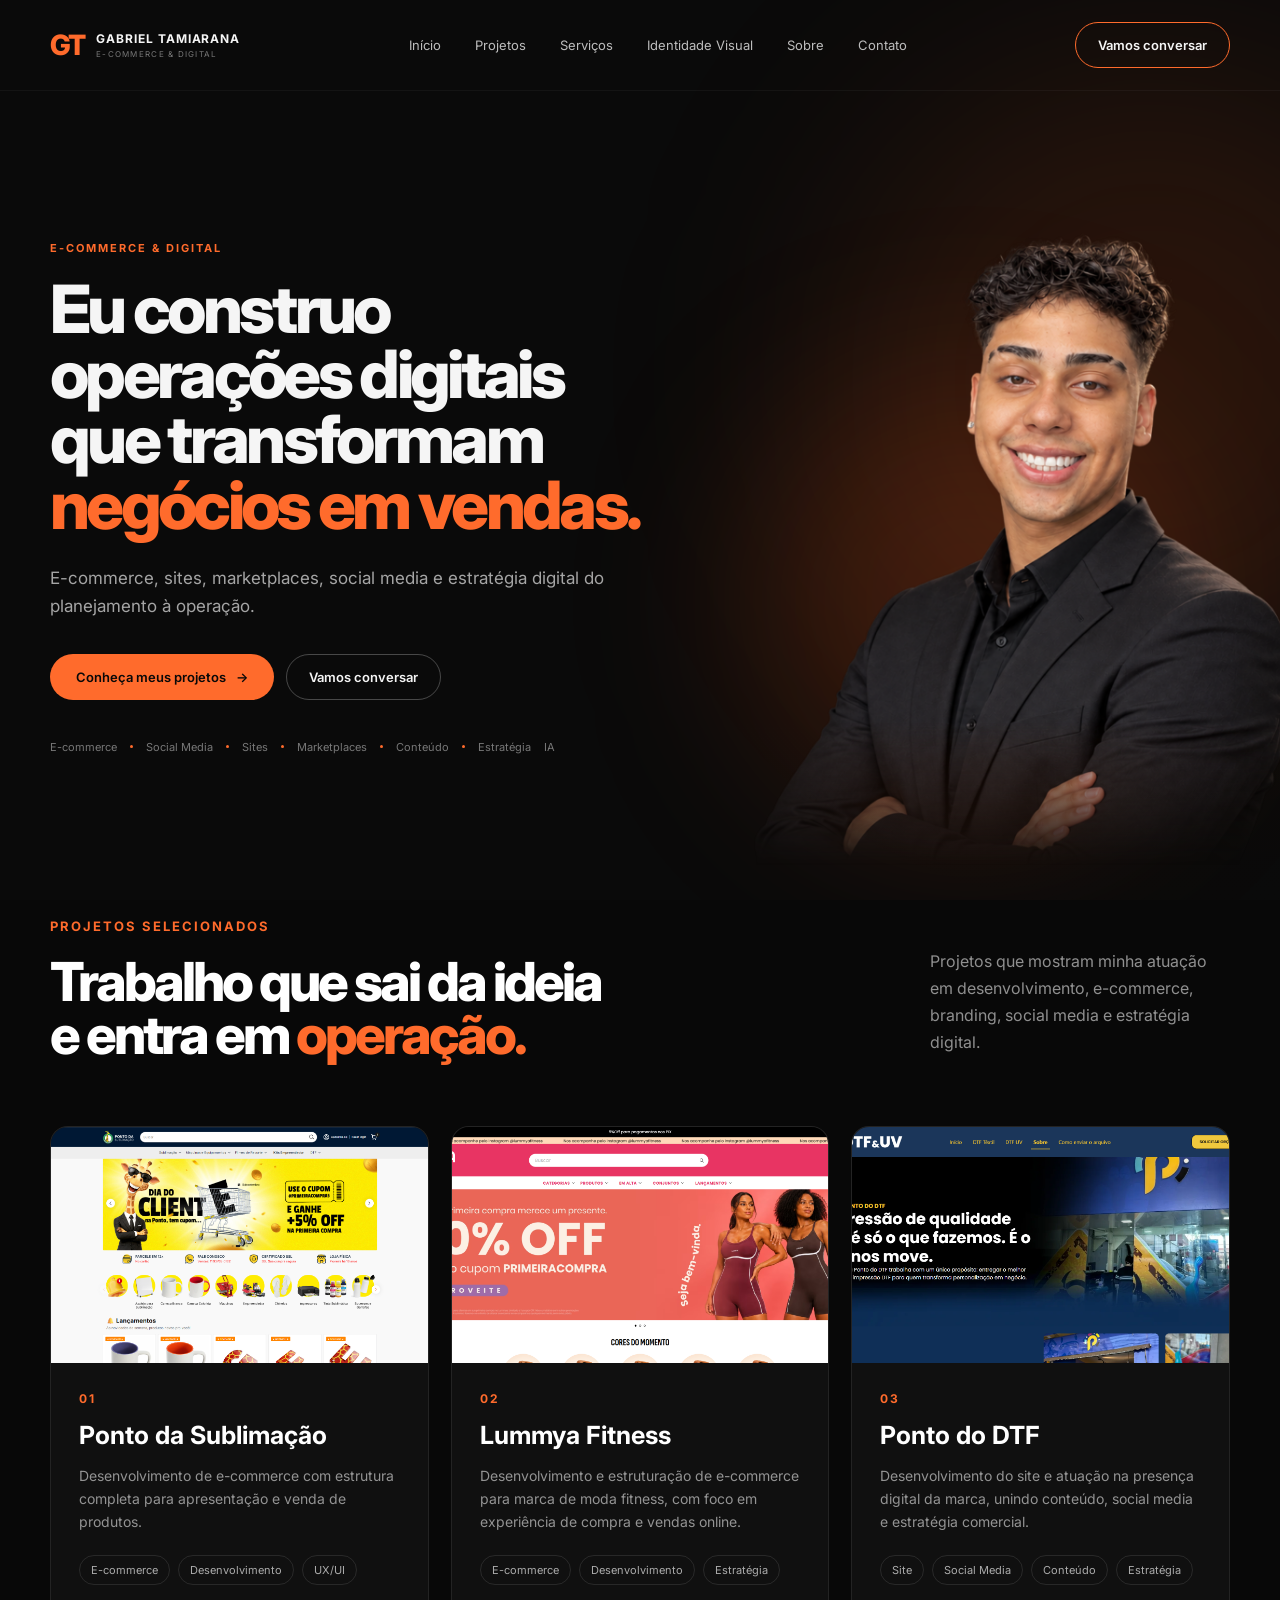
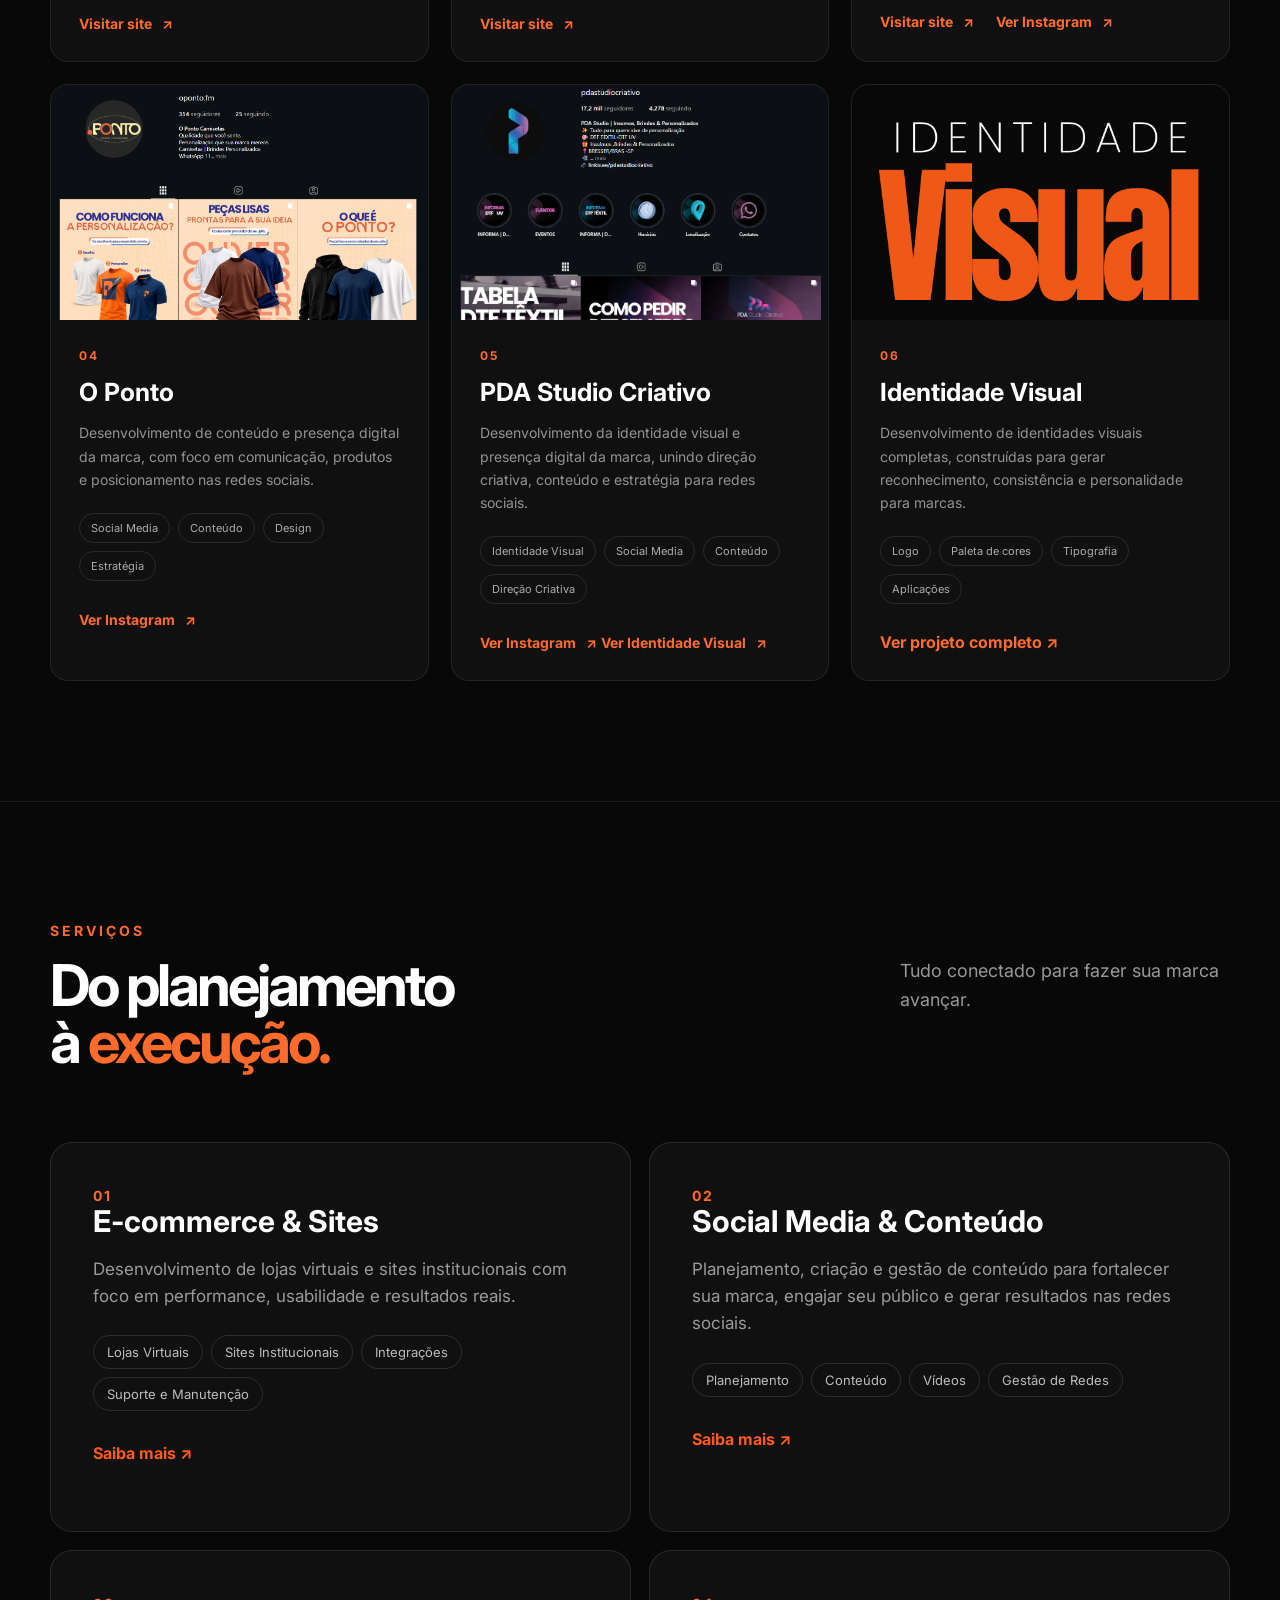
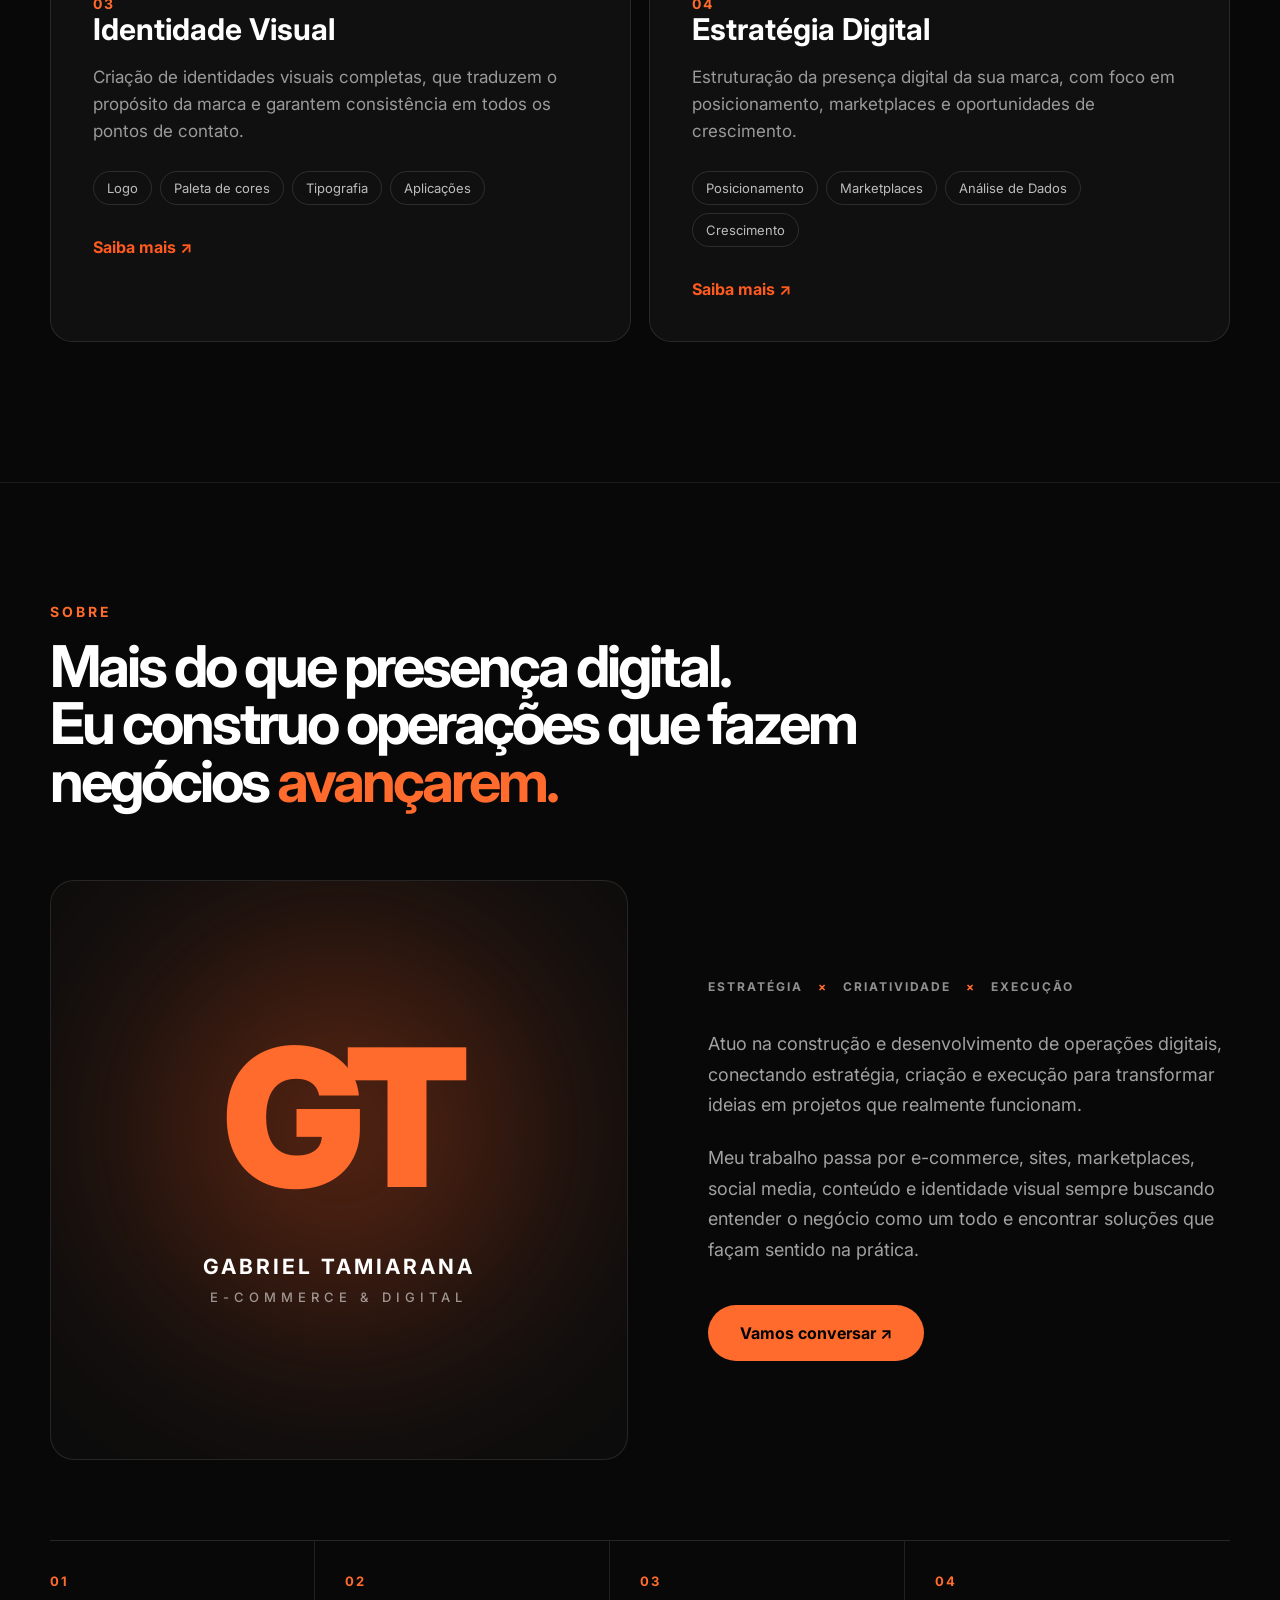
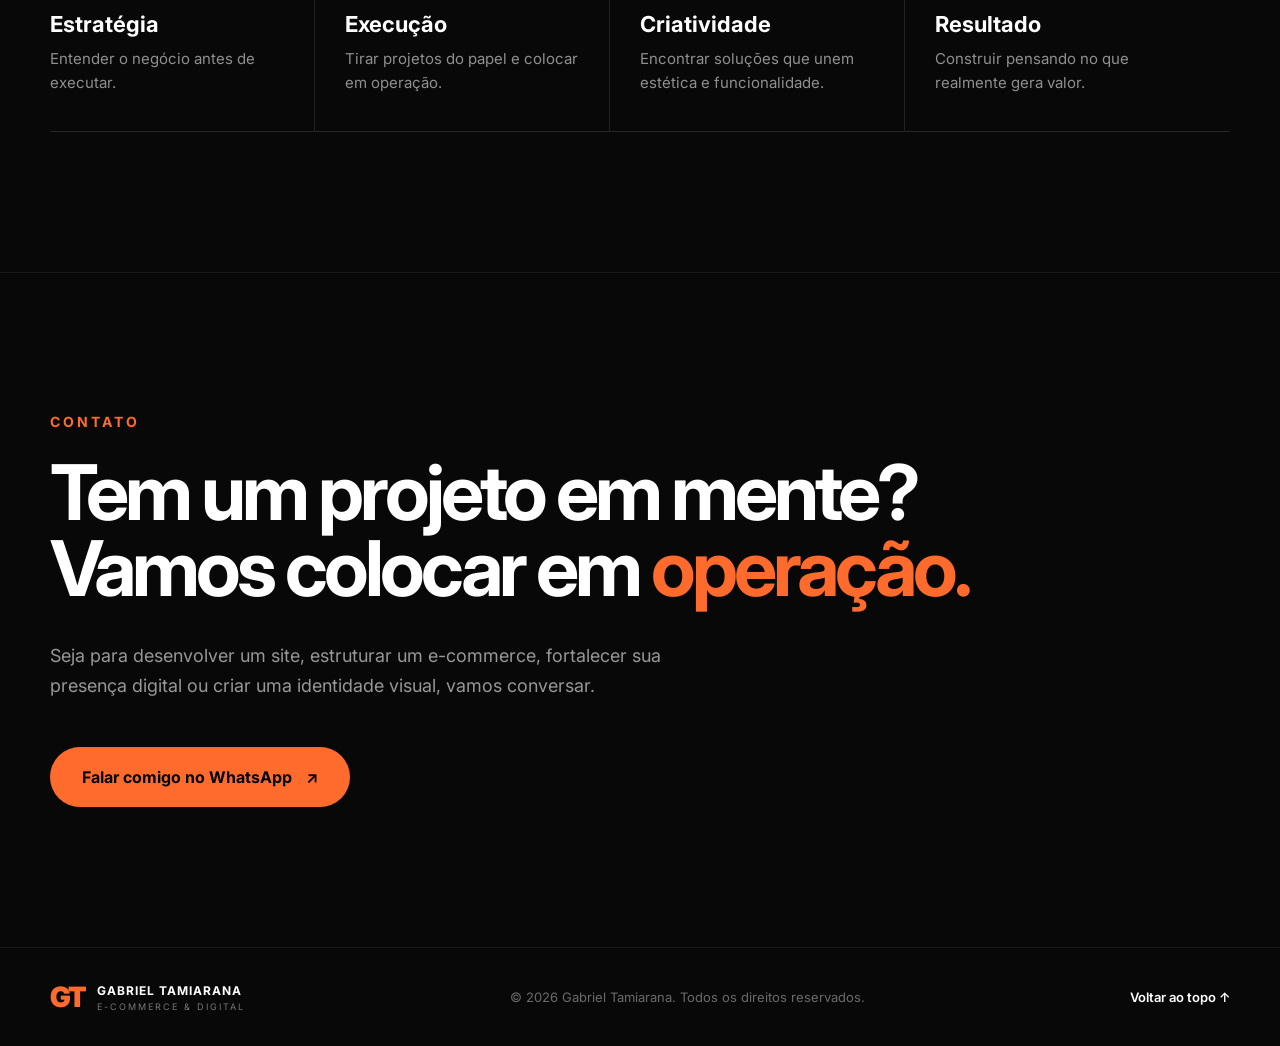
<file: index.html>
<!DOCTYPE html>
<html lang="pt-BR">
<head>
    <meta charset="UTF-8">
    <meta name="viewport" content="width=device-width, initial-scale=1.0">

    <title>Gabriel Tamiarana | E-commerce & Digital</title>

    <meta
        name="description"
        content="E-commerce, sites, marketplaces, social media e estratégia digital — do planejamento à operação."
    >

    <link rel="stylesheet" href="style.css">
</head>

<body>

    <!-- HEADER -->
    <header class="header">
        <div class="container nav">

            <a href="#" class="logo">
                <span class="logo-mark">GT</span>

                <span class="logo-text">
                    <strong>GABRIEL TAMIARANA</strong>
                    <small>E-COMMERCE & DIGITAL</small>
                </span>
            </a>

           <nav class="menu"> 
    <a href="index.html#inicio">Início</a> 
    <a href="index.html#projetos">Projetos</a> 
    <a href="index.html#servicos">Serviços</a>

    <a href="pda-identidade.html" class="menu-identidade">Identidade Visual</a>

    <a href="index.html#sobre">Sobre</a> 
    <a href="index.html#contato">Contato</a> 
</nav>

            <a href="#contato" class="btn btn-outline">
                Vamos conversar
            </a>
            <button class="menu-toggle" aria-label="Abrir menu">
    <span></span>
    <span></span>
    <span></span>
</button>

        </div>
    </header>


    <!-- HERO -->
    <main>

        <section class="hero" id="inicio">

            <div class="hero-glow"></div>

            <div class="container hero-grid">

                <div class="hero-content">

                    <span class="eyebrow">
                        E-COMMERCE & DIGITAL
                    </span>

                    <h1>
                        Eu construo operações digitais que transformam
                        <span>negócios em vendas.</span>
                    </h1>

                    <p class="hero-description">
                        E-commerce, sites, marketplaces, social media e estratégia digital do planejamento à operação.
                    </p>

                    <!-- Foto exclusiva do mobile -->
<div class="hero-image-mobile">
    <div class="image-glow"></div>

    <div class="photo-placeholder">
        <img src="assets/gabriel sem fundo.png" alt="Gabriel Tamiarana">
    </div>
</div>

                    <div class="hero-actions">

                        <a href="#projetos" class="btn btn-primary">
                            Conheça meus projetos
                            <span>→</span>
                        </a>

                        <a href="#contato" class="btn btn-secondary">
                            Vamos conversar
                        </a>

                    </div>

                    <div class="hero-skills">
                        <span>E-commerce</span>
                        <i></i>
                        <span>Social Media</span>
                        <i></i>
                        <span>Sites</span>
                        <i></i>
                        <span>Marketplaces</span>
                        <i></i>
                        <span>Conteúdo</span>
                        <i></i>
                        <span>Estratégia</span>
                        <span>IA</span>
                    </div>

                </div>


                <div class="hero-image">

                    <div class="image-glow"></div>

                    <!-- Sua foto entrará aqui -->
                    <div class="photo-placeholder">
    <img src="assets/gabriel sem fundo.png" alt="Gabriel Tamiarana">
</div>

                </div>

            </div>

        </section>

<section class="projects" id="projetos">

    <div class="container">

        <div class="projects-header">

            <div class="projects-title">
                <span class="projects-tag">PROJETOS SELECIONADOS</span>

                <h2>
                    Trabalho que sai da ideia<br>
                    e entra em <span>operação.</span>
                </h2>
            </div>

            <div class="projects-intro">
                <p>
                    Projetos que mostram minha atuação em desenvolvimento,
                    e-commerce, branding, social media e estratégia digital.
                </p>
            </div>

        </div>


        <!-- GRADE DE PROJETOS -->
        <div class="projects-grid">


            <!-- PROJETO 01 -->
            <article class="project-card">

                <div class="project-image">
                    <img
                        src="./assets/ponto da sublimação.png"
                        alt="Site Ponto da Sublimação"
                    >
                </div>

                <div class="project-content">

                    <span class="project-number">01</span>

                    <h3>Ponto da Sublimação</h3>

                    <p>
                        Desenvolvimento de e-commerce com estrutura completa
                        para apresentação e venda de produtos.
                    </p>

                    <div class="project-tags">
                        <span>E-commerce</span>
                        <span>Desenvolvimento</span>
                        <span>UX/UI</span>
                    </div>

                    <a
                        href="https://www.pontodasublimacao.com.br/"
                        target="_blank"
                        rel="noopener noreferrer"
                        class="project-link"
                    >
                        Visitar site <span>↗</span>
                    </a>

                </div>

            </article>
            <!-- PROJETO 02 -->
<article class="project-card">

    <div class="project-image">
        <img src="./assets/lummya-site.png.png" alt="Site Lummya Fitness">
    </div>

    <div class="project-content">

        <span class="project-number">02</span>

        <h3>Lummya Fitness</h3>

        <p>
            Desenvolvimento e estruturação de e-commerce para marca de moda fitness,
            com foco em experiência de compra e vendas online.
        </p>

        <div class="project-tags">
            <span>E-commerce</span>
            <span>Desenvolvimento</span>
            <span>Estratégia</span>
        </div>

        <a
            href="https://lummya.com.br/"
            target="_blank"
            rel="noopener noreferrer"
            class="project-link"
        >
            Visitar site <span>↗</span>
        </a>

    </div>

</article>
<!-- PROJETO 03 -->
<article class="project-card">

    <div class="project-image">
        <img src="./assets/pontododtf-site.png" alt="Ponto do DTF">
    </div>

    <div class="project-content">

        <span class="project-number">03</span>

        <h3>Ponto do DTF</h3>

        <p>
            Desenvolvimento do site e atuação na presença digital da marca,
            unindo conteúdo, social media e estratégia comercial.
        </p>

        <div class="project-tags">
            <span>Site</span>
            <span>Social Media</span>
            <span>Conteúdo</span>
            <span>Estratégia</span>
        </div>

        <div class="project-links">

            <a
                href="https://pontododtf.com.br/sobre/"
                target="_blank"
                rel="noopener noreferrer"
                class="project-link"
            >
                Visitar site <span>↗</span>
            </a>

            <a
                href="https://www.instagram.com/pontododtf/"
                target="_blank"
                rel="noopener noreferrer"
                class="project-link"
            >
                Ver Instagram <span>↗</span>
            </a>

        </div>

    </div>

</article>
<!-- PROJETO 04 -->
<article class="project-card">

    <div class="project-image">
        <img src="./assets/oponto-instagram.png" alt="Instagram O Ponto">
    </div>

    <div class="project-content">

        <span class="project-number">04</span>

        <h3>O Ponto</h3>

        <p>
            Desenvolvimento de conteúdo e presença digital da marca,
            com foco em comunicação, produtos e posicionamento nas redes sociais.
        </p>

        <div class="project-tags">
            <span>Social Media</span>
            <span>Conteúdo</span>
            <span>Design</span>
            <span>Estratégia</span>
        </div>

        <a
            href="https://www.instagram.com/oponto.fm/"
            target="_blank"
            rel="noopener noreferrer"
            class="project-link"
        >
            Ver Instagram <span>↗</span>
        </a>

    </div>

</article>
<!-- PROJETO 05 -->
<article class="project-card">

    <div class="project-image">
        <img src="./assets/pda-instagram.png" alt="Instagram PDA Studio Criativo">
    </div>

    <div class="project-content">

        <span class="project-number">05</span>

        <h3>PDA Studio Criativo</h3>

        <p>
            Desenvolvimento da identidade visual e presença digital da marca,
            unindo direção criativa, conteúdo e estratégia para redes sociais.
        </p>

        <div class="project-tags">
            <span>Identidade Visual</span>
            <span>Social Media</span>
            <span>Conteúdo</span>
            <span>Direção Criativa</span>
        </div>

        <a
            href="https://www.instagram.com/pdastudiocriativo/"
            target="_blank"
            rel="noopener noreferrer"
  <div class="project-links">

    <a
        href="https://www.instagram.com/pdastudiocriativo/"
        target="_blank"
        rel="noopener noreferrer"
        class="project-link"
    >
        Ver Instagram <span>↗</span>
    </a>

    <a
        href="pda-identidade.html"
        class="project-link"
    >
        Ver Identidade Visual <span>↗</span>
    </a>

</div>
</article>
<!-- PROJETO 06 -->
<article class="project-card">

    <div class="project-image">
        <img src="./assets/pda-identidade-card.jpg"
             alt="Projeto de Identidade Visual">
    </div>

    <div class="project-content">

        <span class="project-number">06</span>

        <h3>Identidade Visual</h3>

        <p>
            Desenvolvimento de identidades visuais completas,
            construídas para gerar reconhecimento, consistência
            e personalidade para marcas.
        </p>

        <div class="project-tags">
            <span>Logo</span>
            <span>Paleta de cores</span>
            <span>Tipografia</span>
            <span>Aplicações</span>
        </div>

        <div class="project-links">
            <a href="pda-identidade.html">
                Ver projeto completo ↗
            </a>
        </div>

    </div>

</article>
        </div>
        <!-- FIM DA GRADE -->

    </div>

</section>
<!-- =========================================
     SERVIÇOS
========================================= -->

<section class="services" id="servicos">

    <div class="container">

   <div class="services-header">

    <div class="services-title">
        <span class="services-label">SERVIÇOS</span>

        <h2>
            Do planejamento<br>
            à <span>execução.</span>
        </h2>
    </div>

   <p class="services-description">
    Tudo conectado para fazer sua marca avançar.
</p>

</div>


        <div class="services-grid">

            <!-- SERVIÇO 01 -->
            <article class="service-card">

                <div class="service-image">
                    <!-- imagem depois -->
                </div>

                <div class="service-content">
                    <span class="service-number">01</span>

                    <h3>E-commerce & Sites</h3>

                    <p>
                        Desenvolvimento de lojas virtuais e sites institucionais
                        com foco em performance, usabilidade e resultados reais.
                    </p>

                    <div class="service-tags">
                        <span>Lojas Virtuais</span>
                        <span>Sites Institucionais</span>
                        <span>Integrações</span>
                        <span>Suporte e Manutenção</span>
                    </div>

                    <a href="https://wa.me/55SEUNUMERO?text=Olá%20Gabriel!%20Vi%20seu%20portfólio%20e%20gostaria%20de%20saber%20mais%20sobre%20desenvolvimento%20de%20E-commerce%20e%20Sites." class="service-link" target="_blank">Saiba mais ↗</a>
                </div>

            </article>


            <!-- SERVIÇO 02 -->
            <article class="service-card">

                <div class="service-image">
                    <!-- imagem depois -->
                </div>

                <div class="service-content">
                    <span class="service-number">02</span>

                    <h3>Social Media & Conteúdo</h3>

                    <p>
                        Planejamento, criação e gestão de conteúdo para fortalecer
                        sua marca, engajar seu público e gerar resultados nas redes sociais.
                    </p>

                    <div class="service-tags">
                        <span>Planejamento</span>
                        <span>Conteúdo</span>
                        <span>Vídeos</span>
                        <span>Gestão de Redes</span>
                    </div>

                    <a href="https://wa.me/5511988460648?text=Olá%20Gabriel!%20Vi%20seu%20portfólio%20e%20gostaria%20de%20saber%20mais%20sobre%20Social%20Media%20e%20Conteúdo."
    target="_blank" class="service-link">Saiba mais ↗</a>
                </div>

            </article>


            <!-- SERVIÇO 03 -->
            <article class="service-card">

                <div class="service-image">
                    <!-- imagem depois -->
                </div>

                <div class="service-content">
                    <span class="service-number">03</span>

                    <h3>Identidade Visual</h3>

                    <p>
                        Criação de identidades visuais completas, que traduzem
                        o propósito da marca e garantem consistência em todos
                        os pontos de contato.
                    </p>

                    <div class="service-tags">
                        <span>Logo</span>
                        <span>Paleta de cores</span>
                        <span>Tipografia</span>
                        <span>Aplicações</span>
                    </div>

                    <a href="https://wa.me/5511988460648?text=Olá%20Gabriel!%20Vi%20seu%20portfólio%20e%20gostaria%20de%20saber%20mais%20sobre%20criação%20de%20Identidade%20Visual."
    target="_blank" class="service-link">Saiba mais ↗</a>
                </div>

            </article>


            <!-- SERVIÇO 04 -->
            <article class="service-card">

                <div class="service-image">
                    <!-- imagem depois -->
                </div>

                <div class="service-content">
                    <span class="service-number">04</span>

                    <h3>Estratégia Digital</h3>

                    <p>
                        Estruturação da presença digital da sua marca, com foco
                        em posicionamento, marketplaces e oportunidades de crescimento.
                    </p>

                    <div class="service-tags">
                        <span>Posicionamento</span>
                        <span>Marketplaces</span>
                        <span>Análise de Dados</span>
                        <span>Crescimento</span>
                    </div>

                    <a href="https://wa.me/5511988460648?text=Olá%20Gabriel!%20Vi%20seu%20portfólio%20e%20gostaria%20de%20saber%20mais%20sobre%20Estratégia%20Digital."
    target="_blank" class="service-link">Saiba mais ↗</a>
                </div>

            </article>

        </div>

    </div>

</section>
<!-- SOBRE -->
<section class="about" id="sobre">
    <div class="container">

        <div class="about-header">
            <span class="about-label">SOBRE</span>

            <h2>
                Mais do que presença digital.<br>
                Eu construo operações que fazem<br>
                negócios <span>avançarem.</span>
            </h2>
        </div>

        <div class="about-content">

            <!-- FOTO -->
            <div class="about-brand">
    <div class="about-brand-glow"></div>

    <div class="about-brand-content">
        <div class="about-logo">GT</div>

        <div class="about-name">
            GABRIEL TAMIARANA
        </div>

        <div class="about-role">
            E-COMMERCE & DIGITAL
        </div>
    </div>
    </div>
            <!-- TEXTO -->
            <div class="about-info">

                <div class="about-topics">
                    ESTRATÉGIA <span>×</span>
                    CRIATIVIDADE <span>×</span>
                    EXECUÇÃO
                </div>

                <p>
                    Atuo na construção e desenvolvimento de operações digitais,
                    conectando estratégia, criação e execução para transformar
                    ideias em projetos que realmente funcionam.
                </p>

                <p>
                    Meu trabalho passa por e-commerce, sites, marketplaces,
                    social media, conteúdo e identidade visual sempre buscando
                    entender o negócio como um todo e encontrar soluções que
                    façam sentido na prática.
                </p>

                <a 
    href="https://wa.me/5511988460648?text=Olá%20Gabriel!%20Vi%20seu%20portfólio%20e%20gostaria%20de%20conversar%20sobre%20um%20projeto."
    target="_blank"
    rel="noopener noreferrer"
    class="about-link"
>
    Vamos conversar ↗
</a>

            </div>

        </div>

        <div class="about-values">

            <div class="about-value">
                <span>01</span>
                <h3>Estratégia</h3>
                <p>Entender o negócio antes de executar.</p>
            </div>

            <div class="about-value">
                <span>02</span>
                <h3>Execução</h3>
                <p>Tirar projetos do papel e colocar em operação.</p>
            </div>

            <div class="about-value">
                <span>03</span>
                <h3>Criatividade</h3>
                <p>Encontrar soluções que unem estética e funcionalidade.</p>
            </div>

            <div class="about-value">
                <span>04</span>
                <h3>Resultado</h3>
                <p>Construir pensando no que realmente gera valor.</p>
            </div>

        </div>

    </div>
</section>
<!-- CONTATO -->
<section class="contact" id="contato">
    <div class="container">

        <span class="contact-label">CONTATO</span>

        <h2>
            Tem um projeto em mente?<br>
            Vamos colocar em <span>operação.</span>
        </h2>

        <p>
            Seja para desenvolver um site, estruturar um e-commerce,
            fortalecer sua presença digital ou criar uma identidade visual,
            vamos conversar.
        </p>

        <a
            href="https://wa.me/5511988460648?text=Ol%C3%A1%2C%20Gabriel%21%20Vi%20seu%20portf%C3%B3lio%20e%20gostaria%20de%20conversar%20sobre%20um%20projeto."
            target="_blank"
            rel="noopener noreferrer"
            class="contact-button"
        >
            Falar comigo no WhatsApp <span>↗</span>
        </a>

    </div>
</section>

    </main>


    <script src="script.js"></script>

</body>
</html>
<!-- FOOTER -->
<footer class="footer">
    <div class="container footer-content">

        <div class="footer-brand">
            <span class="footer-logo">GT</span>

            <div>
                <strong>GABRIEL TAMIARANA</strong>
                <small>E-COMMERCE & DIGITAL</small>
            </div>
        </div>

        <p class="footer-copy">
            © 2026 Gabriel Tamiarana. Todos os direitos reservados.
        </p>

        <a href="#inicio" class="footer-top">
            Voltar ao topo ↑
        </a>

    </div>
</footer>
</file>
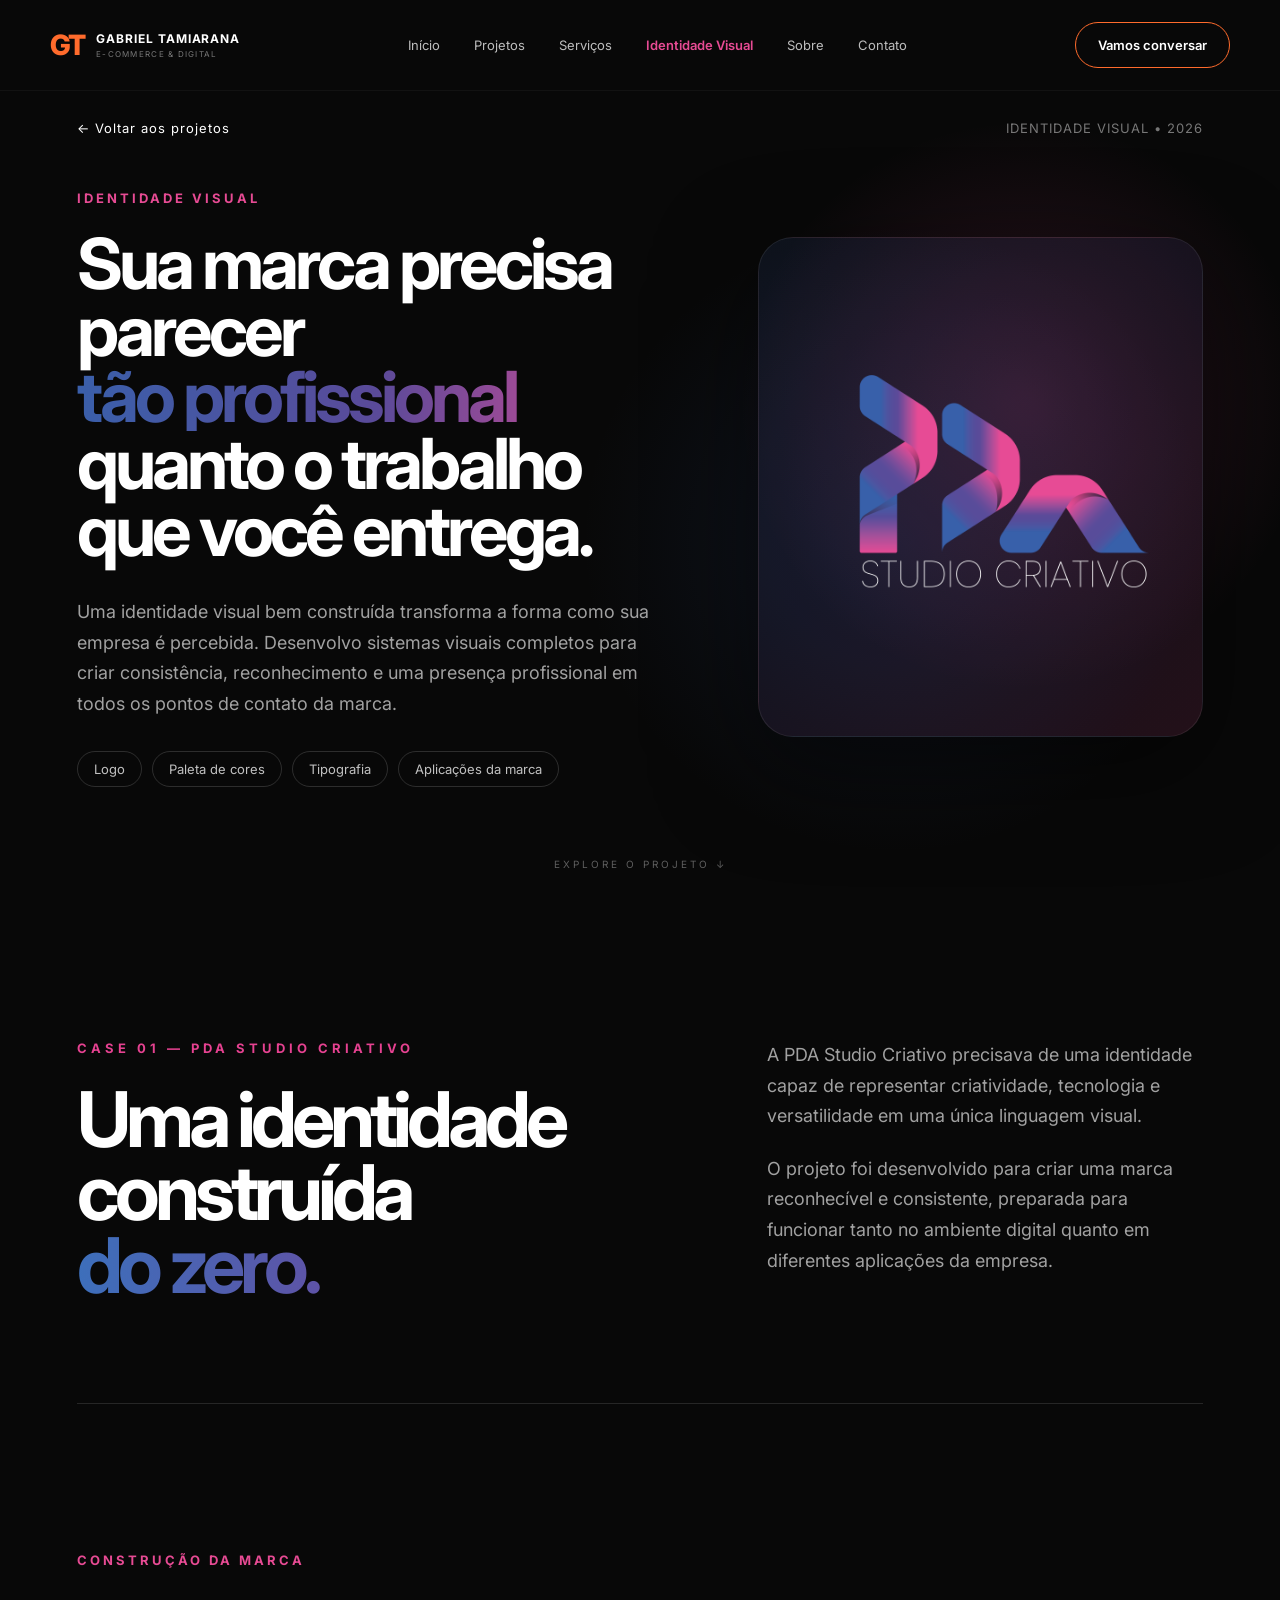
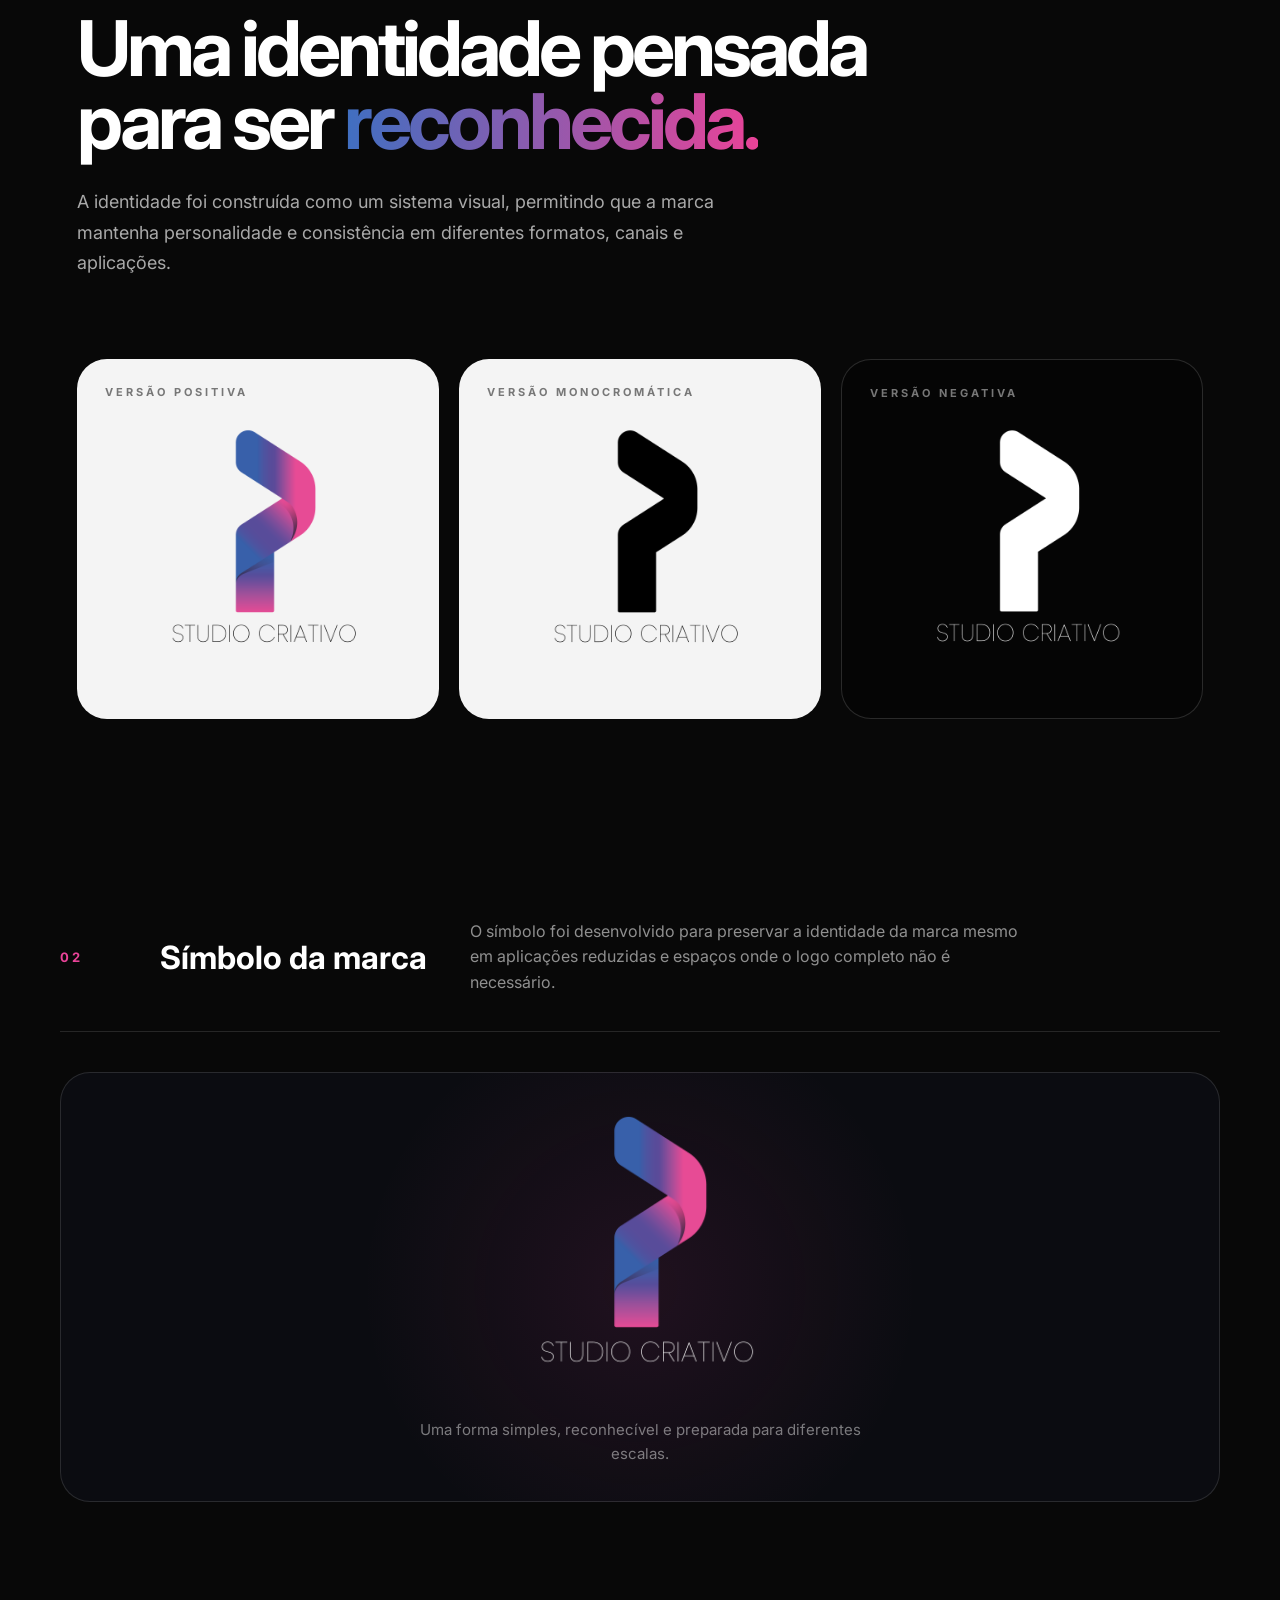
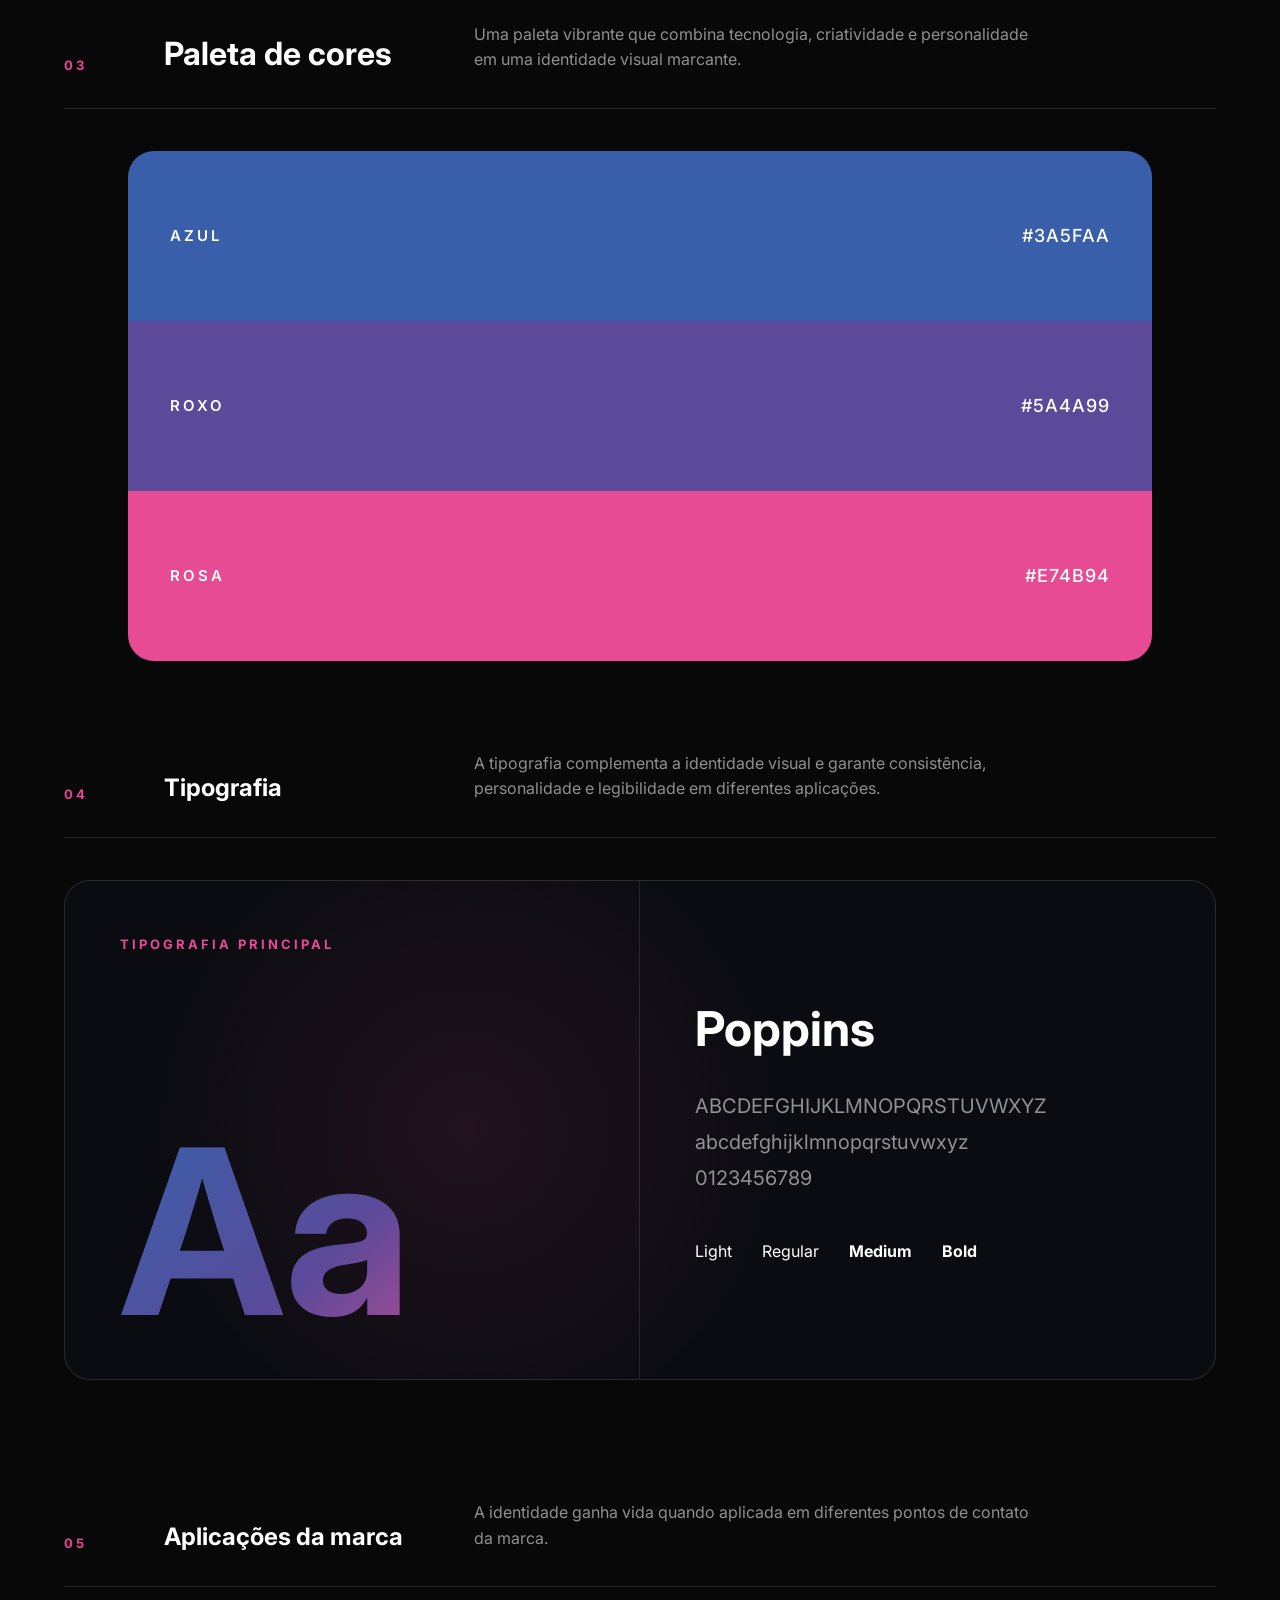
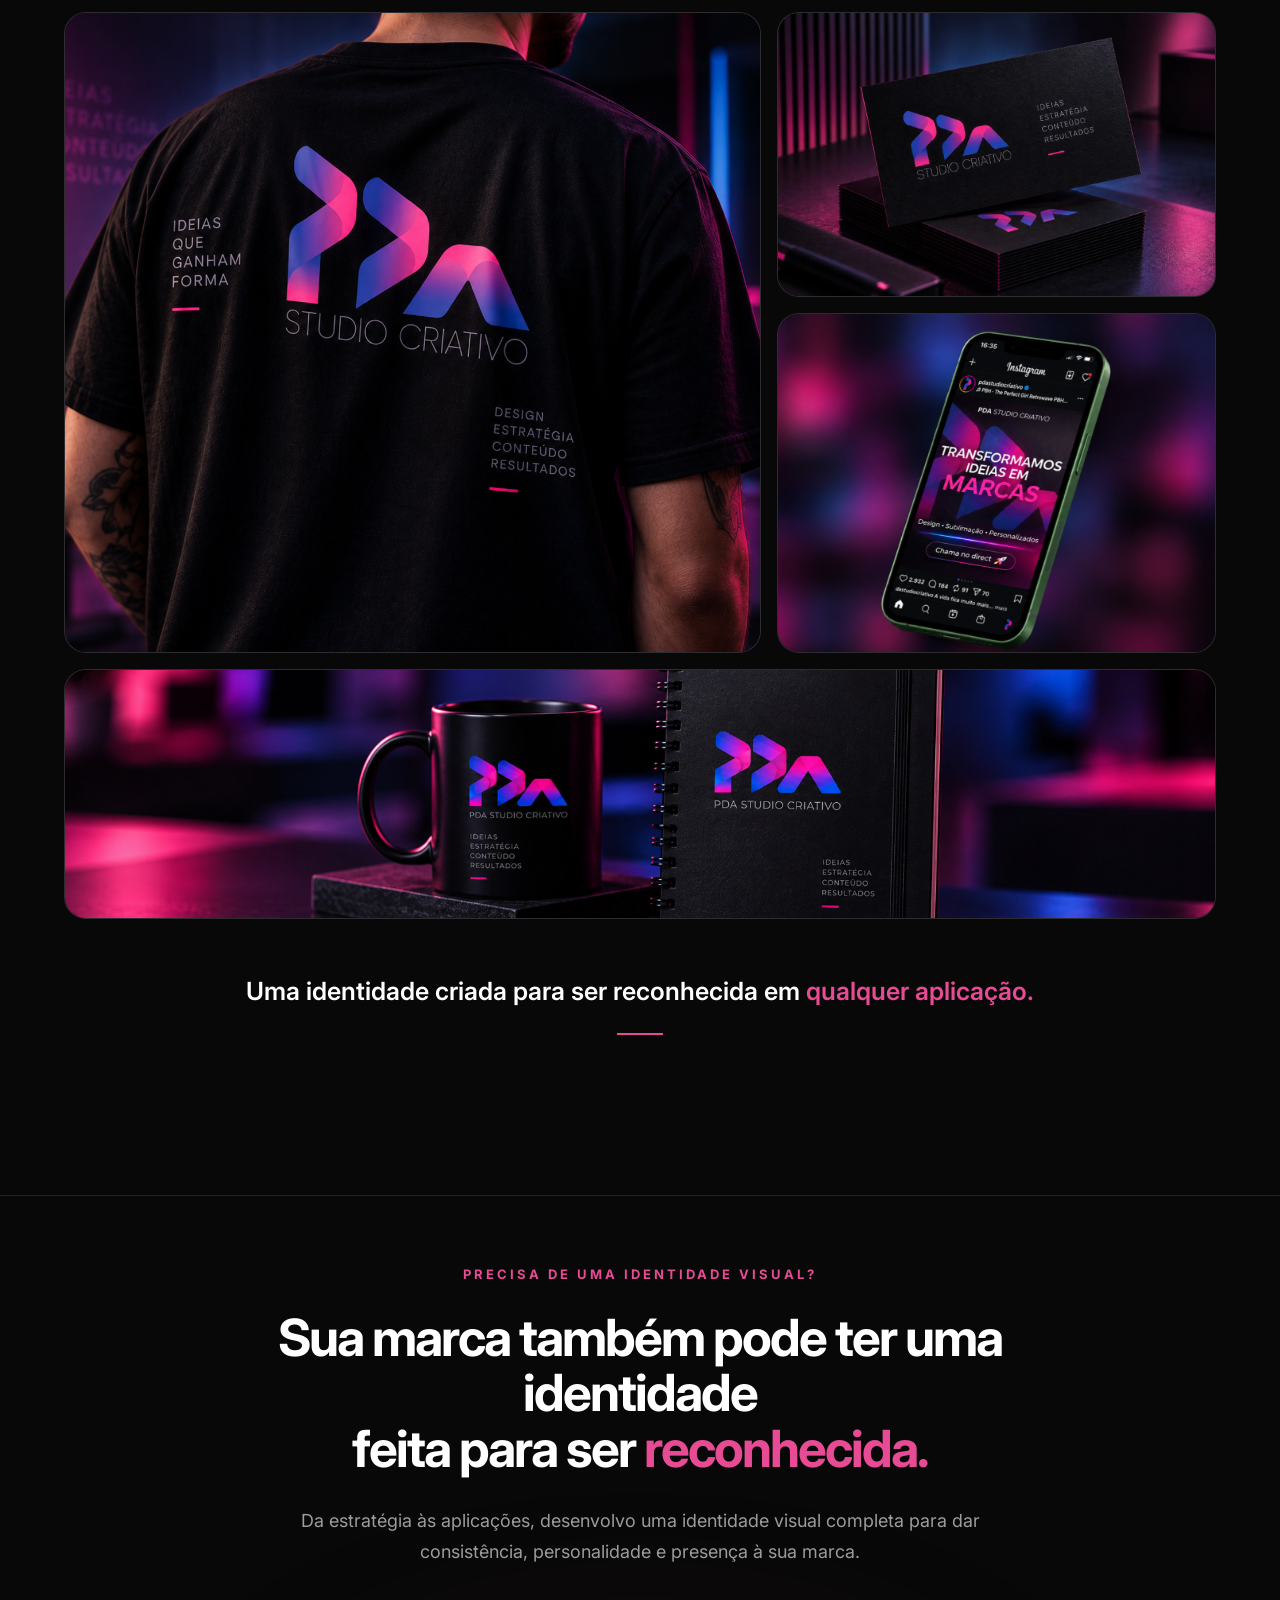
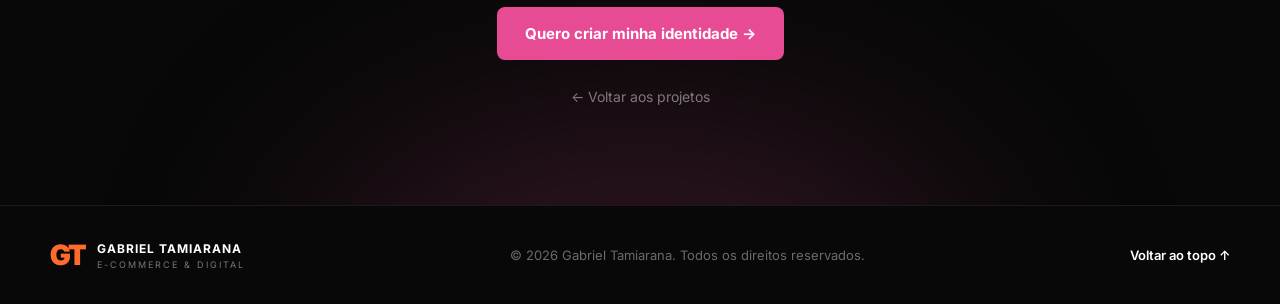
<file: pda-identidade.html>
<!DOCTYPE html>
<html lang="pt-BR">

<head>
    <meta charset="UTF-8">
    <meta name="viewport" content="width=device-width, initial-scale=1.0">

    <title>PDA Studio Criativo | Gabriel Tamiarana</title>

    <link rel="stylesheet" href="style.css">
</head>

<body class="case-pda">

<!-- HEADER --> 
    <header class="header"> 
        <div class="container nav"> 
 
            <a href="index.html" class="logo"> 
                <span class="logo-mark">GT</span> 
 
                <span class="logo-text"> 
                    <strong>GABRIEL TAMIARANA</strong> 
                    <small>E-COMMERCE & DIGITAL</small> 
                </span> 
            </a> 
 
            <nav class="menu"> 
    <a href="index.html#inicio">Início</a> 
    <a href="index.html#projetos">Projetos</a> 
    <a href="index.html#servicos">Serviços</a>

    <a href="#" class="menu-identidade">Identidade Visual</a>

    <a href="index.html#sobre">Sobre</a> 
    <a href="index.html#contato">Contato</a> 
</nav>
 
            <a href="index.html#contato" class="btn btn-outline"> 
                Vamos conversar 
            </a> 
 
        </div> 
    </header>

    <main>

        <section class="pda-hero">

            <div class="pda-case-nav">
                <a href="index.html#projetos">← Voltar aos projetos</a>

                <span>IDENTIDADE VISUAL • 2026</span>
            </div>

            <div class="pda-hero-content">

              <div class="pda-hero-text">

    <span class="pda-eyebrow">IDENTIDADE VISUAL</span>

    <h1>
        Sua marca precisa parecer
        <span>tão profissional</span>
        quanto o trabalho que você entrega.
    </h1>

    <p>
        Uma identidade visual bem construída transforma a forma como
        sua empresa é percebida. Desenvolvo sistemas visuais completos
        para criar consistência, reconhecimento e uma presença profissional
        em todos os pontos de contato da marca.
    </p>

    <div class="pda-case-tags">
        <span>Logo</span>
        <span>Paleta de cores</span>
        <span>Tipografia</span>
        <span>Aplicações da marca</span>
    </div>
</div>
                <div class="pda-visual">

<div class="pda-logo-showcase">
    <img
        src="assets/Logo-principal-PDA-2026-variação-com-o-nome-em-branco.png"
        alt="PDA Studio Criativo"
    >
</div>
</div>

                </div>

            </div>

            <div class="pda-scroll">
                EXPLORE O PROJETO ↓
            </div>

        </section>
        <section class="pda-case">

    <div class="pda-case-intro">

        <div class="pda-case-intro-left">
            <span class="pda-section-label">CASE 01 — PDA STUDIO CRIATIVO</span>

            <h2>
                Uma identidade construída
                <span>do zero.</span>
            </h2>
        </div>

        <div class="pda-case-intro-right">
            <p>
                A PDA Studio Criativo precisava de uma identidade capaz de
                representar criatividade, tecnologia e versatilidade em uma
                única linguagem visual.
            </p>

            <p>
                O projeto foi desenvolvido para criar uma marca reconhecível
                e consistente, preparada para funcionar tanto no ambiente
                digital quanto em diferentes aplicações da empresa.
            </p>
        </div>

    </div>

</section>
<!-- CONSTRUÇÃO DA MARCA -->
<section class="brand-construction">

    <div class="brand-construction-header">
        <span class="pda-eyebrow">CONSTRUÇÃO DA MARCA</span>

        <h2>
            Uma identidade pensada<br>
            para ser <span>reconhecida.</span>
        </h2>

        <p>
            A identidade foi construída como um sistema visual,
            permitindo que a marca mantenha personalidade e consistência
            em diferentes formatos, canais e aplicações.
        </p>
    </div>

    <!-- LOGO PRINCIPAL -->
  <div class="brand-system">

    <div class="logo-versions">

    <div class="logo-version-card positive">
        <span>VERSÃO POSITIVA</span>
        <img src="assets/pda-logo-positiva.png" alt="Versão positiva">
    </div>

    <div class="logo-version-card positive">
        <span>VERSÃO MONOCROMÁTICA</span>
        <img src="assets/pda-logo-monocromatica.png" alt="Versão monocromática">
    </div>

    <div class="logo-version-card negative">
        <span>VERSÃO NEGATIVA</span>
        <img src="assets/pda-logo-negativa.png" alt="Versão negativa">
    </div>

</div>

    </div>

</div>

</section>
<div class="brand-system brand-symbol-section">

    <div class="brand-system-title">
        <span>02</span>

        <h3>Símbolo da marca</h3>

        <p>
            O símbolo foi desenvolvido para preservar a identidade da marca
            mesmo em aplicações reduzidas e espaços onde o logo completo
            não é necessário.
        </p>
    </div>

    <div class="symbol-showcase">
      <img
    src="assets/pda-simbolo-branco.png"
    alt="Símbolo PDA Studio Criativo"
>

        <p>
            Uma forma simples, reconhecível e preparada para diferentes escalas.
        </p>
    </div>

</div>
<!-- 03 — PALETA DE CORES -->
<div class="brand-system color-palette-section">

    <div class="brand-system-title">
        <span>03</span>

        <h3>Paleta de cores</h3>

        <p>
            Uma paleta vibrante que combina tecnologia,
            criatividade e personalidade em uma identidade
            visual marcante.
        </p>
    </div>

    <div class="color-palette">

        <div class="color-band color-blue">
            <span>AZUL</span>
            <strong>#3A5FAA</strong>
        </div>

        <div class="color-band color-purple">
            <span>ROXO</span>
            <strong>#5A4A99</strong>
        </div>

        <div class="color-band color-pink">
            <span>ROSA</span>
            <strong>#E74B94</strong>
        </div>

    </div>

</div>
<!-- 04 — TIPOGRAFIA -->
<section class="typography-section">

    <div class="brand-system-title">
        <span class="brand-system-number">04</span>

        <h2>Tipografia</h2>

        <p>
            A tipografia complementa a identidade visual e garante
            consistência, personalidade e legibilidade em diferentes aplicações.
        </p>
    </div>

    <div class="typography-showcase">

        <div class="type-main">
            <span class="type-label">TIPOGRAFIA PRINCIPAL</span>

            <div class="type-preview">
                Aa
            </div>
        </div>

        <div class="type-info">
           <h3>Poppins</h3>

            <p>
                ABCDEFGHIJKLMNOPQRSTUVWXYZ<br>
                abcdefghijklmnopqrstuvwxyz<br>
                0123456789
            </p>

            <div class="type-weights">
    <span>Light</span>
    <span>Regular</span>
    <strong>Medium</strong>
    <b>Bold</b>

        </div>

    </div>

</section>
<!-- =========================================
     05 — APLICAÇÕES DA MARCA
========================================= -->

<section class="brand-applications-section">

<div class="brand-system-title">
    <span class="brand-system-number">05</span>

    <h2>Aplicações da marca</h2>

    <p>
        A identidade ganha vida quando aplicada em diferentes
        pontos de contato da marca.
    </p>
</div>

<div class="applications-grid">

    <div class="application-item application-shirt">
        <img src="assets/Camiseta — esquerda.jpg"
             alt="Aplicação da identidade PDA Studio Criativo em camiseta">
    </div>

    <div class="application-item application-cards">
        <img src="assets/Cartões — direita superior.jpg"
             alt="Aplicação da identidade PDA Studio Criativo em cartões">
    </div>

    <div class="application-item application-instagram">
        <img src="assets/Instagram_celular — direita inferior.jpg"
             alt="Instagram da PDA Studio Criativo">
    </div>

    <div class="application-item application-wide">
        <img src="assets/Caneca + caderno — inferior.jpg"
             alt="Aplicações da identidade PDA Studio Criativo">
    </div>

</div>

<div class="applications-closing">
    <h3>
        Uma identidade criada para ser reconhecida em
        <span>qualquer aplicação.</span>
    </h3>

    <div class="applications-closing-line"></div>
</div>

</section>

<!-- CTA IDENTIDADE VISUAL -->
<section class="identity-cta">

    <div class="identity-cta-glow"></div>

    <div class="identity-cta-content">

        <span class="identity-cta-label">
            PRECISA DE UMA IDENTIDADE VISUAL?
        </span>

        <h2>
            Sua marca também pode ter uma identidade<br>
            feita para ser <span>reconhecida.</span>
        </h2>

        <p>
            Da estratégia às aplicações, desenvolvo uma identidade visual
            completa para dar consistência, personalidade e presença à sua marca.
        </p>

        <a
            href="https://wa.me/5511988460648?text=Ol%C3%A1%2C%20Gabriel!%20Vi%20seu%20projeto%20de%20identidade%20visual%20da%20PDA%20Studio%20Criativo%20e%20gostaria%20de%20conversar%20sobre%20a%20cria%C3%A7%C3%A3o%20da%20identidade%20da%20minha%20marca."
            target="_blank"
            class="identity-cta-button"
        >
            Quero criar minha identidade →
        </a>

        <a href="index.html#projetos" class="identity-back">
            ← Voltar aos projetos
        </a>

    </div>

</section>

    </main>

</body>
</html>
<!-- FOOTER -->
<footer class="footer">
    <div class="container footer-content">

        <div class="footer-brand">
            <span class="footer-logo">GT</span>

            <div>
                <strong>GABRIEL TAMIARANA</strong>
                <small>E-COMMERCE & DIGITAL</small>
            </div>
        </div>

        <p class="footer-copy">
            © 2026 Gabriel Tamiarana. Todos os direitos reservados.
        </p>

        <a href="#" class="footer-top">
            Voltar ao topo ↑
        </a>

    </div>
</footer>
</file>
<file: style.css>
@import url('https://fonts.googleapis.com/css2?family=Inter:wght@400;500;600;700;800&display=swap');

:root {
    --bg: #0a0a0a;
    --bg-soft: #101010;
    --text: #f5f5f5;
    --muted: #a5a5a5;
    --line: rgba(255,255,255,.10);
    --orange: #ff6b2c;
    --orange-light: #ff8a55;
}

* {
    margin: 0;
    padding: 0;
    box-sizing: border-box;
}

html {
    scroll-behavior: smooth;
}

body {
    background: var(--bg);
    color: var(--text);
    font-family: 'Inter', sans-serif;
    overflow-x: hidden;
}

a {
    color: inherit;
    text-decoration: none;
}

.container {
    width: min(1180px, calc(100% - 48px));
    margin: 0 auto;
}

/* HEADER */

.header {
    position: absolute;
    top: 0;
    left: 0;
    width: 100%;
    z-index: 100;
    border-bottom: 1px solid rgba(255,255,255,.04);
}

.nav {
    height: 90px;
    display: flex;
    align-items: center;
    justify-content: space-between;
}

.logo {
    display: flex;
    align-items: center;
    gap: 12px;
}

.logo-mark {
    color: var(--orange);
    font-size: 28px;
    font-weight: 800;
    letter-spacing: -2px;
}

.logo-text {
    display: flex;
    flex-direction: column;
    line-height: 1;
}

.logo-text strong {
    font-size: 12px;
    letter-spacing: .08em;
}

.logo-text small {
    color: #777;
    font-size: 8px;
    margin-top: 5px;
    letter-spacing: .16em;
}

.menu {
    display: flex;
    align-items: center;
    gap: 34px;
}

.menu a {
    color: #bdbdbd;
    font-size: 13px;
    transition: .25s;
}

.menu a:hover {
    color: var(--orange);
}

/* BOTÕES */

.btn {
    min-height: 46px;
    padding: 0 22px;
    border-radius: 999px;
    display: inline-flex;
    align-items: center;
    justify-content: center;
    gap: 10px;
    font-size: 13px;
    font-weight: 600;
    transition: .25s ease;
}

.btn-outline {
    border: 1px solid var(--orange);
}

.btn-outline:hover {
    background: var(--orange);
    color: #090909;
}

.btn-primary {
    background: var(--orange);
    color: #080808;
    padding: 0 26px;
}

.btn-primary:hover {
    background: var(--orange-light);
    transform: translateY(-2px);
}

.btn-secondary {
    border: 1px solid rgba(255,255,255,.25);
}

.btn-secondary:hover {
    border-color: #fff;
}

/* HERO */

.hero {
    min-height: 100vh;
    position: relative;
    display: flex;
    align-items: center;
    overflow: hidden;
    padding-top: 90px;
}

.hero::after {
    content: "";
    position: absolute;
    left: 0;
    right: 0;
    bottom: 0;
    height: 180px;
    background: linear-gradient(to bottom, transparent, #0a0a0a);
    pointer-events: none;
}

.hero-glow {
    position: absolute;
    width: 620px;
    height: 620px;
    right: -180px;
    top: 70px;
    background: rgba(255, 92, 25, .13);
    filter: blur(120px);
    border-radius: 50%;
}

.hero-grid {
    display: grid;
    grid-template-columns: 1.08fr .92fr;
    align-items: center;
    gap: 50px;
    min-height: calc(100vh - 90px);
    position: relative;
    z-index: 2;
}

.hero-content {
    padding: 70px 0;
}

.eyebrow {
    display: inline-block;
    color: var(--orange);
    font-size: 11px;
    font-weight: 700;
    letter-spacing: .18em;
    margin-bottom: 22px;
}

.hero h1 {
    max-width: 720px;
    font-size: clamp(48px, 5.2vw, 78px);
    line-height: .98;
    letter-spacing: -.055em;
    font-weight: 800;
}

.hero h1 span {
    color: var(--orange);
}

.hero-description {
    max-width: 610px;
    margin-top: 26px;
    color: var(--muted);
    font-size: 17px;
    line-height: 1.65;
}

.hero-actions {
    display: flex;
    gap: 12px;
    margin-top: 34px;
}

.hero-skills {
    display: flex;
    flex-wrap: wrap;
    align-items: center;
    gap: 13px;
    margin-top: 40px;
    color: #777;
    font-size: 11px;
}

.hero-skills i {
    width: 3px;
    height: 3px;
    background: var(--orange);
    border-radius: 50%;
}

.hero-image-mobile {
    display: none;
}

/* FOTO */

.hero-image {
    align-self: stretch;
    position: relative;
    display: flex;
    align-items: flex-end;
    justify-content: center;
}

.image-glow {
    position: absolute;
    width: 440px;
    height: 440px;
    bottom: 80px;
    background: rgba(255, 98, 30, .18);
    filter: blur(90px);
    border-radius: 50%;
}

.photo-placeholder {
    position: relative;
    width: min(100%, 500px);
    height: 72vh;
    max-height: 700px;
    min-height: 520px;
    display: flex;
    align-items: center;
    justify-content: center;
    border-radius: 220px 220px 0 0;
    background:
        radial-gradient(circle at 50% 45%, rgba(255,107,44,.18), transparent 45%),
        linear-gradient(180deg, #171717, #0c0c0c);
    border: 1px solid rgba(255,255,255,.05);
    color: rgba(255,255,255,.15);
    font-size: 12px;
    letter-spacing: .25em;
}

.hero-note {
    position: absolute;
    right: 5px;
    top: 28%;
    display: flex;
    flex-direction: column;
    transform: rotate(-6deg);
    font-size: 25px;
    line-height: 1.1;
    font-style: normal;
    font-weight: 700;
    color: rgba(255,255,255,.35);
}

.hero-note span:last-child {
    color: var(--orange);
}

/* RESPONSIVO */

@media (max-width: 950px) {

    .menu {
        display: none;
    }

    .hero {
        min-height: auto;
    }

    .hero-grid {
        grid-template-columns: 1fr;
        padding-top: 90px;
    }

    .hero-content {
        padding-bottom: 10px;
    }

    .hero-image {
        min-height: 500px;
    }

    .photo-placeholder {
        height: 500px;
        min-height: auto;
    }

    .hero-note {
        right: 5%;
    }
}

@media (max-width: 600px) {

    .container {
        width: min(100% - 30px, 1180px);
    }

    .nav {
        height: 76px;
    }

    .nav > .btn {
        display: none;
    }

    .hero {
        padding-top: 76px;
    }

    .hero-grid {
        padding-top: 50px;
    }

    .hero h1 {
        font-size: 44px;
    }

    .hero-description {
        font-size: 15px;
    }

    .hero-actions {
    flex-direction: column;
    align-items: stretch;
    position: relative;
    z-index: 50;
}

    .hero-actions .btn {
        width: 100%;
    }

    .hero-skills {
        margin-top: 30px;
    }

    .hero-image {
        min-height: 430px;
    }

    .photo-placeholder {
        height: 430px;
    }

    .hero-note {
        display: none;
    }
    /* ESCONDE A FOTO ORIGINAL NO MOBILE */
.hero-grid > .hero-image {
    display: none !important;
}

/* MOSTRA SOMENTE A FOTO MOBILE */
.hero-image-mobile {
    display: block;
}
.hero-image-mobile {
    margin-top: 130px;
}
}
/* AJUSTE FINAL DA FOTO DO HERO */

.photo-placeholder {
    width: 100%;
    height: 72vh;
    max-height: 700px;
    min-height: 520px;

    background: transparent;
    border: none;
    overflow: visible;

    display: flex;
    align-items: flex-end;
    justify-content: center;
}


.photo-placeholder img {
    position: absolute;

    /* posição */
    bottom: 35px;
    right: 0px;

    /* tamanho responsivo */
    width: clamp(460px, 37vw, 640px);
    height: auto;

    max-width: none;
    object-fit: contain;
}
/* AJUSTE FINO - FOTO GABRIEL */

.photo-placeholder img {
    transform: scale(1.18);
    transform-origin: bottom center;
}

.photo-placeholder {
    transform: translateX(35px);
}
.photo-placeholder img {
    transform: scale(1.18);
    transform-origin: bottom center;

    -webkit-mask-image: linear-gradient(
        to bottom,
        black 0%,
        black 78%,
        transparent 100%
    );

    mask-image: linear-gradient(
        to bottom,
        black 0%,
        black 78%,
        transparent 100%
    );
}
/* =========================
   PROJETOS
========================= */

.projects {
    position: relative;
    padding: 15px 0 120px;
    background: #080808;
    overflow: hidden;
}

.projects-header {
    display: grid;
    grid-template-columns: minmax(0, 2fr) minmax(300px, .7fr);
    gap: 70px;
    align-items: end;
    margin-bottom: 65px;
}

.projects-tag {
    display: inline-block;
    margin-bottom: 22px;
    color: var(--orange);
    font-size: 13px;
    font-weight: 700;
    letter-spacing: 2px;
}

.projects-title h2 {
    margin: 0;
    color: #fff;
    font-size: clamp(42px, 4.2vw, 68px);
    line-height: .98;
    letter-spacing: -3px;
    font-weight: 800;
}

.projects-title h2 span {
    color: var(--orange);
}

.projects-intro {
    padding-bottom: 5px;
}

.projects-intro p {
    margin: 0;
    max-width: 420px;
    color: rgba(255, 255, 255, .55);
    font-size: 16px;
    line-height: 1.7;
}

.projects-grid {
    display: grid;
    grid-template-columns: repeat(3, 1fr);
    gap: 22px;
}
/* CARD DE PROJETO */

.project-card {
    position: relative;
    background: #101010;
    border: 1px solid rgba(255, 255, 255, .08);
    border-radius: 18px;
    overflow: hidden;
    transition: transform .3s ease, border-color .3s ease;
}

.project-card:hover {
    transform: translateY(-6px);
    border-color: rgba(255, 107, 44, .45);
}

.project-image {
    width: 100%;
    aspect-ratio: 16 / 10;
    overflow: hidden;
    background: #161616;
}

.project-image img {
    width: 100%;
    height: 100%;
    object-fit: cover;
    object-position: top center;
    display: block;
    transition: transform .5s ease;
}

.project-card:hover .project-image img {
    transform: scale(1.03);
}

.project-content {
    position: relative;
    padding: 28px;
}

.project-number {
    display: block;
    margin-bottom: 14px;
    color: var(--orange);
    font-size: 12px;
    font-weight: 700;
    letter-spacing: 2px;
}

.project-content h3 {
    margin: 0 0 14px;
    color: #fff;
    font-size: 25px;
    font-weight: 700;
}

.project-content p {
    margin: 0 0 22px;
    color: rgba(255, 255, 255, .55);
    font-size: 14px;
    line-height: 1.65;
}

.project-tags {
    display: flex;
    flex-wrap: wrap;
    gap: 8px;
    margin-bottom: 28px;
}

.project-tags span {
    padding: 7px 11px;
    border: 1px solid rgba(255, 255, 255, .1);
    border-radius: 100px;
    color: rgba(255, 255, 255, .65);
    font-size: 11px;
}

.project-link {
    display: inline-flex;
    align-items: center;
    gap: 10px;
    color: var(--orange);
    font-size: 14px;
    font-weight: 700;
    text-decoration: none;
}

.project-link span {
    transition: transform .25s ease;
}

.project-link:hover span {
    transform: translate(3px, -3px);
}
.project-links {
    display: flex;
    align-items: center;
    gap: 22px;
    flex-wrap: wrap;
}
/* =====================================================
   CASE PDA STUDIO CRIATIVO
===================================================== */

.case-pda {
    background: #080808;
    color: #ffffff;
}

.pda-hero {
    min-height: 100vh;
    padding: 45px max(6vw, 40px) 40px;
    position: relative;
    overflow: hidden;

    background:
        radial-gradient(
            circle at 80% 45%,
            rgba(231, 75, 148, 0.18),
            transparent 25%
        ),
        radial-gradient(
            circle at 70% 60%,
            rgba(58, 95, 170, 0.16),
            transparent 30%
        ),
        #080808;
}

.pda-case-nav {
    max-width: 1400px;
    margin: 0 auto;
    display: flex;
    justify-content: space-between;
    align-items: center;

    font-size: 13px;
    letter-spacing: 1px;
}

.pda-case-nav a {
    color: #ffffff;
    text-decoration: none;
    transition: 0.3s;
}

.pda-case-nav a:hover {
    color: #E74B94;
}

.pda-case-nav span {
    color: rgba(255,255,255,.45);
}

.pda-hero-content {
    max-width: 1400px;
    min-height: 78vh;
    margin: 0 auto;

    display: grid;
    grid-template-columns: 1.15fr .85fr;
    align-items: center;
    gap: 80px;
}

.pda-hero-text {
    max-width: 760px;
}

.pda-eyebrow {
    display: inline-block;
    margin-bottom: 25px;

    color: #E74B94;
    font-size: 13px;
    font-weight: 700;
    letter-spacing: 3px;
}

.pda-hero-text h1 {
    margin: 0;

    font-size: clamp(54px, 5.5vw, 92px);
    line-height: .95;
    letter-spacing: -4px;
}

.pda-hero-text h1 span {
    display: block;

    background: linear-gradient(
        90deg,
        #3A5FAA,
        #5A4A99,
        #E74B94
    );

    -webkit-background-clip: text;
    background-clip: text;
    color: transparent;
}

.pda-hero-text p {
    max-width: 650px;
    margin-top: 32px;

    color: rgba(255,255,255,.62);
    font-size: 18px;
    line-height: 1.7;
}

.pda-case-tags {
    display: flex;
    flex-wrap: wrap;
    gap: 10px;

    margin-top: 32px;
}

.pda-case-tags span {
    border: 1px solid rgba(255,255,255,.15);
    border-radius: 50px;

    padding: 9px 16px;

    color: rgba(255,255,255,.75);
    font-size: 13px;
}

.pda-visual {
    position: relative;

    display: flex;
    flex-direction: column;
    justify-content: center;
    align-items: center;

    min-height: 500px;

    border: 1px solid rgba(255,255,255,.08);
    border-radius: 35px;

    background:
        linear-gradient(
            145deg,
            rgba(58,95,170,.13),
            rgba(90,74,153,.12),
            rgba(231,75,148,.12)
        );

    box-shadow:
        0 30px 100px rgba(0,0,0,.5);
}

.pda-symbol {
    display: flex;
    align-items: center;
    justify-content: center;

    width: 180px;
    height: 260px;

    font-size: 190px;
    font-weight: 900;
    line-height: 1;

    background: linear-gradient(
        160deg,
        #39B9E6 10%,
        #5A4A99 52%,
        #E74B94 90%
    );

    -webkit-background-clip: text;
    background-clip: text;
    color: transparent;

    transform: skewY(-8deg);
}

.pda-brand-name {
    margin-top: 25px;

    display: flex;
    flex-direction: column;
    align-items: center;
}

.pda-brand-name strong {
    font-size: 30px;
    letter-spacing: 5px;
}

.pda-brand-name span {
    margin-top: 6px;

    color: rgba(255,255,255,.45);
    font-size: 10px;
    letter-spacing: 5px;
}

.pda-scroll {
    position: absolute;
    bottom: 30px;
    left: 50%;

    transform: translateX(-50%);

    color: rgba(255,255,255,.35);
    font-size: 10px;
    letter-spacing: 3px;
}


/* RESPONSIVO */

@media (max-width: 900px) {

    .pda-hero-content {
        grid-template-columns: 1fr;
        gap: 50px;
        padding-top: 100px;
        padding-bottom: 100px;
    }

    .pda-visual {
        min-height: 400px;
    }

    .pda-hero-text h1 {
        letter-spacing: -2px;
    }

}
/* LOGO PDA - AJUSTE DE TAMANHO */
.pda-logo-showcase {
    width: 100%;
    height: 100%;

    display: flex;
    align-items: center;
    justify-content: center;
}

.pda-logo-showcase img {
    width: 110%;
    max-width: 430px;
    height: auto;
    object-fit: contain;
}
/* ================================
   PDA - ABERTURA DO CASE
================================ */

.pda-case {
    background: #080808;
    padding: 140px 6%;
}

.pda-case-intro {
    max-width: 1440px;
    margin: 0 auto;
    display: grid;
    grid-template-columns: 1.15fr .85fr;
    gap: 100px;
    align-items: end;
    padding-bottom: 100px;
    border-bottom: 1px solid rgba(255,255,255,.12);
}

.pda-section-label {
    display: block;
    margin-bottom: 28px;
    color: #e64291;
    font-size: 13px;
    font-weight: 700;
    letter-spacing: 4px;
}

.pda-case-intro h2 {
    margin: 0;
    color: #fff;
    font-size: clamp(52px, 6vw, 96px);
    line-height: .95;
    letter-spacing: -5px;
}

.pda-case-intro h2 span {
    display: block;
    background: linear-gradient(90deg, #3d6fbb, #654da2, #e64291);
    -webkit-background-clip: text;
    -webkit-text-fill-color: transparent;
    background-clip: text;
}

.pda-case-intro-right {
    padding-bottom: 5px;
}

.pda-case-intro-right p {
    margin: 0 0 22px;
    max-width: 600px;
    color: rgba(255,255,255,.62);
    font-size: 18px;
    line-height: 1.7;
}

@media (max-width: 900px) {
    .pda-case {
        padding: 90px 6%;
    }

    .pda-case-intro {
        grid-template-columns: 1fr;
        gap: 45px;
        padding-bottom: 70px;
    }

    .pda-case-intro h2 {
        letter-spacing: -3px;
    }
}
/* ========================================
   CONSTRUÇÃO DA MARCA
======================================== */

.brand-construction {
    padding: 5px 6% 120px;
    background: #080808;
}

.brand-construction-header {
    max-width: 850px;
    margin-bottom: 80px;
}

.brand-construction-header h2 {
    margin: 20px 0 28px;
    font-size: clamp(52px, 6vw, 95px);
    line-height: .95;
    letter-spacing: -4px;
    color: #fff;
}

.brand-construction-header h2 span {
    background: linear-gradient(90deg, #3f6fc1, #e94398);
    -webkit-background-clip: text;
    -webkit-text-fill-color: transparent;
}

.brand-construction-header p {
    max-width: 700px;
    color: rgba(255,255,255,.65);
    font-size: 18px;
    line-height: 1.7;
}


/* SISTEMA DA MARCA */

.brand-system {
    margin-top: 60px;
}

.brand-system-title {
    display: grid;
    grid-template-columns: 70px 280px 1fr;
    align-items: end;
    gap: 30px;

    padding-bottom: 35px;
    margin-bottom: 25px;

    border-bottom: 1px solid rgba(255,255,255,.12);
}

.brand-system-title > span {
    color: #e94398;
    font-size: 13px;
    font-weight: 700;
    letter-spacing: 3px;
}

.brand-system-title h3 {
    color: #fff;
    font-size: 32px;
    margin: 0;
}

.brand-system-title p {
    color: rgba(255,255,255,.55);
    line-height: 1.6;
    max-width: 560px;
    margin: 0;
}


/* CARDS */

.brand-versions {
    display: grid;
    grid-template-columns: repeat(3, 1fr);
    gap: 18px;
}

.brand-version {
    height: 430px;
    border-radius: 28px;
    position: relative;

    display: flex;
    align-items: center;
    justify-content: center;

    overflow: hidden;
    border: 1px solid rgba(255,255,255,.10);
}

.brand-version > span {
    position: absolute;
    top: 25px;
    left: 25px;

    font-size: 10px;
    font-weight: 700;
    letter-spacing: 2px;
    color: rgba(0,0,0,.45);
}

.brand-version img {
    width: 68%;
    max-height: 230px;
    object-fit: contain;
}


/* FUNDOS */

.brand-light {
    background: #f4f4f4;
}

.brand-white {
    background: #ffffff;
}

.brand-dark {
    background: #080808;
}

.brand-dark > span {
    color: rgba(255,255,255,.45);
}
/* VERSÕES DO LOGO */

.logo-versions {
    display: grid;
    grid-template-columns: repeat(3, 1fr);
    gap: 20px;
    margin-top: 28px;
}

.logo-version-card {
    position: relative;
    height: 360px;
    border-radius: 30px;
    display: flex;
    align-items: center;
    justify-content: center;
    overflow: hidden;
}

.logo-version-card.positive {
    background: #f4f4f4;
}

.logo-version-card.negative {
    background: #050505;
    border: 1px solid rgba(255,255,255,.15);
}

.logo-version-card span {
    position: absolute;
    top: 26px;
    left: 28px;
    font-size: 11px;
    font-weight: 700;
    letter-spacing: 3px;
    color: #777;
}

.logo-version-card img {
    width: 110%;
    height: 110%;
    object-fit: contain;
}
.brand-symbol-section {
    margin-top: 110px;
}
/* ===== SEÇÃO 02 — SÍMBOLO DA MARCA ===== */

.brand-symbol-section {
    width: calc(100% - 120px);
    max-width: 1440px;
    margin: 0 auto;
    padding: 80px 0 120px;
}

/* mantém o mesmo cabeçalho visual da seção 01 */
.brand-symbol-section .brand-system-title {
    width: 100%;
}

/* bloco exclusivo do símbolo */
.symbol-showcase {
    width: 100%;
    height: 430px;
    margin-top: 40px;

    border: 1px solid rgba(255, 255, 255, 0.12);
    border-radius: 30px;

    background:
        radial-gradient(
            circle at 50% 50%,
            rgba(221, 61, 151, 0.10),
            transparent 45%
        ),
        #0b0c11;

    display: flex;
    flex-direction: column;
    align-items: center;
    justify-content: center;

    overflow: hidden;
}

.symbol-showcase img {
    width: 460px;
    height: 380px;
    object-fit: contain;
}

.symbol-showcase p {
    margin: 5px 0 35px;
    max-width: 500px;

    text-align: center;
    font-size: 15px;
    line-height: 1.6;
    color: rgba(255, 255, 255, 0.45);
}
/* ALINHAMENTO DO CABEÇALHO — SÍMBOLO DA MARCA */
.brand-symbol-section .brand-system-title {
    align-items: center;
}

.brand-symbol-section .brand-system-title > span,
.brand-symbol-section .brand-system-title > h3,
.brand-symbol-section .brand-system-title > p {
    margin-top: 0;
    margin-bottom: 0;
}
/* =========================================
   03 — PALETA DE CORES
========================================= */

.color-palette-section {
    margin-top: 0px;
}

.color-palette {
    margin: 42px auto 0;
    width: calc(100% - 128px);
    border-radius: 26px;
    overflow: hidden;
}

.color-band {
    height: 170px;
    padding: 0 42px;

    display: flex;
    align-items: center;
    justify-content: space-between;

    color: #ffffff;
}

.color-band span {
    font-size: 15px;
    font-weight: 600;
    letter-spacing: 3px;
}

.color-band strong {
    font-size: 18px;
    font-weight: 500;
    letter-spacing: 1px;
}

.color-blue {
    background: #3A5FAA;
}

.color-purple {
    background: #5A4A99;
}

.color-pink {
    background: #E74B94;
}
.color-palette-section .brand-system-title {
    margin-top: 0;
    margin-bottom: 0;
}
.color-palette-section .brand-system-title {
    margin-top: 0;
    margin-bottom: 0;
}
/* ALINHA A SEÇÃO 03 COM A LARGURA DA SEÇÃO 02 */
.color-palette-section {
    width: calc(100% - 128px);
    margin-left: auto;
    margin-right: auto;
}
/* Espaço para o header na página PDA */
.case-pda .pda-hero {
    padding-top: 120px;
}
.case-pda .menu-identidade {
    color: #E74B94;
    font-weight: 600;
}
/* =========================================
   04 — TIPOGRAFIA
========================================= */

.typography-section {
    width: calc(100% - 128px);
    max-width: 1508px;
    margin: 90px auto 0;
}

.typography-showcase {
    margin-top: 42px;
    min-height: 500px;
    border: 1px solid rgba(255, 255, 255, 0.12);
    border-radius: 26px;
    overflow: hidden;

    display: grid;
    grid-template-columns: 1fr 1fr;

    background:
        radial-gradient(
            circle at 35% 50%,
            rgba(231, 75, 148, 0.10),
            transparent 40%
        ),
        #0b0c11;
}

.type-main {
    padding: 55px;

    display: flex;
    flex-direction: column;
    justify-content: space-between;

    border-right: 1px solid rgba(255, 255, 255, 0.10);
}

.type-label {
    color: #E74B94;
    font-size: 13px;
    font-weight: 700;
    letter-spacing: 3px;
}

.type-preview {
    font-size: clamp(180px, 18vw, 300px);
    font-weight: 700;
    line-height: .8;

    background: linear-gradient(
        135deg,
        #3A5FAA,
        #5A4A99,
        #E74B94
    );

    -webkit-background-clip: text;
    -webkit-text-fill-color: transparent;
}

.type-info {
    padding: 55px;

    display: flex;
    flex-direction: column;
    justify-content: center;
}

.type-info h3 {
    font-size: 48px;
    color: #fff;
    margin-bottom: 30px;
}

.type-info p {
    color: rgba(255, 255, 255, 0.55);
    font-size: 20px;
    line-height: 1.8;
}

.type-weights {
    margin-top: 45px;

    display: flex;
    gap: 30px;

    color: #fff;
    font-size: 16px;
}

/* ========================================
   PDA - 05 APLICAÇÕES DA MARCA
======================================== */

.brand-applications-section {
    width: calc(100% - 128px);
    max-width: 1500px;
    margin: 0 auto;
    padding: 120px 0;
}

/* CABEÇALHO DA SEÇÃO */
.brand-system-header {
    display: grid;
    grid-template-columns: 70px 330px 1fr;
    align-items: center;
    gap: 40px;

    padding-bottom: 40px;
    margin-bottom: 45px;

    border-bottom: 1px solid rgba(255,255,255,0.12);
}

.brand-system-header h2 {
    color: #fff;
    font-size: 26px;
    line-height: 1.1;
    margin: 0;
    font-weight: 700;
    white-space: nowrap;
}

.brand-system-header .section-number {
    color: #E74B94;
    font-size: 14px;
    font-weight: 700;
    letter-spacing: 4px;
}

.brand-system-header h2 {
    color: #fff;
    font-size: 30px;
    line-height: 1.1;
    margin: 0;
}

.brand-system-header p {
    color: rgba(255,255,255,0.60);
    font-size: 18px;
    line-height: 1.6;
    margin: 0;
    max-width: 650px;
}

/* GRID DAS APLICAÇÕES */
.applications-grid {
    display: grid;
    grid-template-columns: 1.35fr 0.85fr;
    grid-template-rows: 285px 340px 250px;
    gap: 16px;
    width: 100%;
}

/* TODOS OS CARDS */
.application-item {
    overflow: hidden;
    border-radius: 22px;
    border: 1px solid rgba(255, 255, 255, 0.14);
    background: #0b0b0d;
}

.application-item img {
    width: 100%;
    height: 100%;
    display: block;
    object-fit: cover;
}

/* CAMISETA — ESQUERDA, DUAS LINHAS */
.application-shirt {
    grid-column: 1;
    grid-row: 1 / 3;
}

/* CARTÕES — DIREITA EM CIMA */
.application-cards {
    grid-column: 2;
    grid-row: 1;
}

/* INSTAGRAM — DIREITA EMBAIXO */
.application-instagram {
    grid-column: 2;
    grid-row: 2;
}

/* CANECA + CADERNO — TODA A LARGURA */
.application-wide {
    grid-column: 1 / 3;
    grid-row: 3;
}
.applications-closing {
    padding: 55px 20px 20px;
    text-align: center;
}

.applications-closing h3 {
    margin: 0;
    color: #fff;
    font-size: 25px;
    font-weight: 600;
    line-height: 1.4;
}

.applications-closing h3 span {
    color: #E74B94;
}

.applications-closing-line {
    width: 46px;
    height: 2px;
    margin: 24px auto 0;
    background: #E74B94;
}
/* =========================================
   CTA — IDENTIDADE VISUAL
========================================= */

.identity-cta {
    position: relative;
    overflow: hidden;

    max-width: 1500px;
    margin: 20px auto 0;
    padding: 70px 40px 100px;

    border-top: 1px solid rgba(255, 255, 255, 0.10);

    text-align: center;
}

.identity-cta-content {
    position: relative;
    z-index: 2;

    max-width: 950px;
    margin: 0 auto;
}

.identity-cta-label {
    display: block;

    margin-bottom: 28px;

    color: #E74B94;

    font-size: 13px;
    font-weight: 700;
    letter-spacing: 3px;
}

.identity-cta h2 {
    margin: 0;

    color: #fff;

    font-size: clamp(38px, 4vw, 64px);
    font-weight: 700;
    line-height: 1.08;
    letter-spacing: -2px;
}

.identity-cta h2 span {
    color: #E74B94;
}

.identity-cta p {
    max-width: 700px;

    margin: 30px auto 40px;

    color: rgba(255, 255, 255, 0.60);

    font-size: 18px;
    line-height: 1.7;
}

.identity-cta-button {
    display: inline-flex;
    align-items: center;
    justify-content: center;

    padding: 17px 28px;

    background: #E74B94;
    color: #fff;

    border-radius: 8px;

    font-size: 15px;
    font-weight: 700;

    text-decoration: none;

    transition: 0.3s ease;
}

.identity-cta-button:hover {
    transform: translateY(-3px);
    box-shadow: 0 12px 35px rgba(231, 75, 148, 0.25);
}

.identity-back {
    display: block;

    width: max-content;

    margin: 28px auto 0;

    color: rgba(255, 255, 255, 0.45);

    font-size: 14px;
    text-decoration: none;

    transition: 0.3s ease;
}

.identity-back:hover {
    color: #fff;
}

.identity-cta-glow {
    position: absolute;

    width: 650px;
    height: 350px;

    left: 50%;
    bottom: -280px;

    transform: translateX(-50%);

    background: rgba(231, 75, 148, 0.20);
    filter: blur(120px);

    border-radius: 50%;
    pointer-events: none;
}
/* LINK DOS CARDS DE PROJETO */
.project-links a {
    color: var(--orange);
    font-weight: 700;
    text-decoration: none;
}
/* =========================================
   SERVIÇOS
========================================= */

.services {
    padding: 120px 0 140px;
    background: #080808;
    border-top: 1px solid rgba(255,255,255,.08);
}

.services-header {
    display: grid;
    grid-template-columns: 2fr 1fr;
    gap: 80px;
    align-items: start;
    margin-bottom: 70px;
}

.services-number {
    color: var(--orange);
    font-size: 15px;
    font-weight: 700;
    letter-spacing: 2px;
}

.services-label {
    display: block;
    color: var(--orange);
    font-size: 14px;
    font-weight: 700;
    letter-spacing: 3px;
    margin-bottom: 18px;
}

.services-title h2 {
    color: #fff;
    font-size: clamp(48px, 4.5vw, 68px);
    line-height: 1;
    letter-spacing: -3px;
    margin: 0;
    white-space: nowrap;
}

.services-title h2 span {
    color: var(--orange);
    font-size: inherit;
    font-weight: inherit;
    letter-spacing: inherit;
    display: inline;
}
.services-description {
    color: rgba(255,255,255,.58);
    font-size: 18px;
    line-height: 1.6;
    max-width: 330px;
    padding-top: 35px;
    justify-self: end;
}


/* GRADE */

.services-grid {
    display: grid;
    grid-template-columns: repeat(2, 1fr);
    gap: 18px;
}


/* CARD */

.service-card {
    min-height: 390px;
    padding: 42px;
    background: #101010;
    border: 1px solid rgba(255,255,255,.10);
    border-radius: 22px;

    display: flex;
    flex-direction: column;

    transition: .3s ease;
}

.service-card:hover {
    transform: translateY(-5px);
    border-color: var(--orange);
}


/* NÚMERO */

.service-number {
    color: var(--orange);
    font-size: 14px;
    font-weight: 700;
    letter-spacing: 2px;
    margin-bottom: 55px;
}


/* TÍTULO */

.service-card h3 {
    color: #fff;
    font-size: 30px;
    line-height: 1.1;
    margin: 0 0 18px;
}


/* DESCRIÇÃO */

.service-card p {
    color: rgba(255,255,255,.58);
    font-size: 17px;
    line-height: 1.6;
    margin: 0 0 25px;
    max-width: 580px;
}


/* TAGS */

.service-tags {
    display: flex;
    flex-wrap: wrap;
    gap: 8px;
    margin-bottom: 32px;
}

.service-tags span {
    border: 1px solid rgba(255,255,255,.12);
    border-radius: 999px;
    padding: 8px 13px;

    color: rgba(255,255,255,.72);
    font-size: 13px;
}


/* LINK */

.service-card a.service-link {
    margin-top: auto;
    color: #ff5a1f !important;
    font-size: 16px;
    font-weight: 700;
    text-decoration: none;
}
.service-card a.service-link:hover {
    color: #ff7a45 !important;
    opacity: 1;
}
.service-link:hover {
    opacity: .75;
}


/* RESPONSIVO */

@media (max-width: 900px) {

    .services-header {
        grid-template-columns: 1fr;
        gap: 20px;
    }

    .services-description {
        padding-top: 0;
    }

    .services-grid {
        grid-template-columns: 1fr;
    }

    .service-card {
        min-height: auto;
    }
}
/* =========================
   SOBRE
========================= */

.about {
    padding: 120px 0 140px;
    background: #080808;
    border-top: 1px solid rgba(255, 255, 255, 0.08);
}

.about-header {
    margin-bottom: 70px;
}

.about-label {
    display: block;
    color: var(--orange);
    font-size: 14px;
    font-weight: 700;
    letter-spacing: 3px;
    margin-bottom: 18px;
}

.about-header h2 {
    color: #fff;
    font-size: clamp(48px, 4.5vw, 68px);
    line-height: 1;
    letter-spacing: -3px;
    margin: 0;
}

.about-header h2 span {
    color: var(--orange);
}

.about-content {
    display: grid;
    grid-template-columns: 1.05fr 0.95fr;
    gap: 80px;
    align-items: center;
}

.about-info {
    max-width: 570px;
}

.about-topics {
    color: rgba(255, 255, 255, 0.55);
    font-size: 12px;
    font-weight: 700;
    letter-spacing: 2px;
    margin-bottom: 35px;
}

.about-topics span {
    color: var(--orange);
    margin: 0 10px;
}

.about-info p {
    color: rgba(255, 255, 255, 0.62);
    font-size: 18px;
    line-height: 1.7;
    margin: 0 0 22px;
}

.about-link {
    display: inline-flex;
    align-items: center;
    justify-content: center;
    gap: 14px;

    margin-top: 18px;
    padding: 18px 32px;

    background: var(--orange);
    color: #000;

    border-radius: 999px;

    font-size: 16px;
    font-weight: 700;
    text-decoration: none;

    transition: 0.3s ease;
}

.about-link:hover {
    transform: translateY(-2px);
    opacity: 0.9;
}

/* VALORES DO SOBRE */

.about-values {
    display: grid;
    grid-template-columns: repeat(4, 1fr);
    gap: 0;
    margin-top: 80px;

    border-top: 1px solid rgba(255, 255, 255, 0.12);
    border-bottom: 1px solid rgba(255, 255, 255, 0.12);
}

.about-value {
    padding: 32px 30px 36px 0;
}

.about-value:not(:last-child) {
    border-right: 1px solid rgba(255, 255, 255, 0.10);
    margin-right: 30px;
}

.about-value > span {
    display: block;
    color: var(--orange);
    font-size: 13px;
    font-weight: 700;
    letter-spacing: 2px;
    margin-bottom: 22px;
}

.about-value h3 {
    color: #fff;
    font-size: 22px;
    font-weight: 700;
    margin: 0 0 10px;
}

.about-value p {
    color: rgba(255, 255, 255, 0.55);
    font-size: 15px;
    line-height: 1.6;
    margin: 0;
}

/* BLOCO DA MARCA */

.about-brand {
    position: relative;
    min-height: 580px;
    border-radius: 24px;
    overflow: hidden;
    background: #0d0d0d;
    border: 1px solid rgba(255, 255, 255, 0.10);

    display: flex;
    align-items: center;
    justify-content: center;

    isolation: isolate;
}

.about-brand-glow {
    position: absolute;

    width: 380px;
    height: 380px;

    background: rgba(255, 90, 31, 0.32);
    border-radius: 50%;

    filter: blur(110px);

    left: 50%;
    top: 43%;
    transform: translate(-50%, -50%);

    z-index: 0;
}

.about-brand-content {
    position: relative;
    z-index: 1;

    text-align: center;
    display: flex;
    flex-direction: column;
    align-items: center;
}

.about-logo {
    color: var(--orange);

    font-size: clamp(150px, 15vw, 230px);
    font-weight: 900;
    line-height: 0.85;
    letter-spacing: -15px;

    margin-bottom: 55px;
}

.about-name {
    color: #fff;

    font-size: 21px;
    font-weight: 700;
    letter-spacing: 3px;

    margin-bottom: 10px;
}

.about-role {
    color: rgba(255, 255, 255, 0.55);

    font-size: 13px;
    font-weight: 500;
    letter-spacing: 5px;
}
/* =========================
   SOBRE - RESPONSIVO
========================= */

@media (max-width: 900px) {

    .about {
        padding: 80px 0 100px;
    }

    .about-header {
        margin-bottom: 45px;
    }

    .about-header h2 {
        font-size: clamp(38px, 10vw, 52px);
        line-height: 1.05;
        letter-spacing: -2px;
    }

    .about-header h2 br {
        display: none;
    }

    .about-content {
        grid-template-columns: 1fr;
        gap: 45px;
    }

    .about-brand {
        min-height: 500px;
    }

    .about-logo {
        font-size: clamp(130px, 38vw, 200px);
    }

    .about-name {
        font-size: 17px;
        letter-spacing: 2px;
    }

    .about-role {
        font-size: 11px;
        letter-spacing: 3px;
    }

    .about-info {
        max-width: 100%;
    }

    .about-info p {
        font-size: 16px;
    }

    .about-values {
        grid-template-columns: repeat(2, 1fr);
        margin-top: 60px;
    }

    .about-value {
        padding: 28px 20px;
        margin: 0 !important;
    }

    .about-value:nth-child(odd) {
        border-right: 1px solid rgba(255, 255, 255, 0.10);
    }

    .about-value:nth-child(-n+2) {
        border-bottom: 1px solid rgba(255, 255, 255, 0.10);
    }
}

@media (max-width: 520px) {

    .about-values {
        grid-template-columns: 1fr;
    }

    .about-value,
    .about-value:nth-child(odd) {
        border-right: none;
        border-bottom: 1px solid rgba(255, 255, 255, 0.10);
    }

    .about-value:last-child {
        border-bottom: none;
    }

    .about-brand {
        min-height: 430px;
    }

    .about-topics {
        line-height: 2;
    }
}
/* =========================
   PROJETOS - MOBILE
========================= */

@media (max-width: 900px) {

    .projects {
        padding: 80px 0 100px;
    }

    .projects-header {
        grid-template-columns: 1fr;
        gap: 25px;
        margin-bottom: 50px;
    }

    .projects-header h2 {
        font-size: clamp(38px, 10vw, 52px);
        line-height: 1.05;
        letter-spacing: -2px;
    }

    .projects-description {
        max-width: 100%;
        padding-top: 0;
        font-size: 16px;
    }

    .projects-grid {
        grid-template-columns: 1fr;
        gap: 20px;
    }

    .project-card {
        width: 100%;
    }
}
/* =========================
   SERVIÇOS - MOBILE
========================= */

@media (max-width: 900px) {

    .services {
        padding: 80px 0 100px;
    }

    .services-header {
        grid-template-columns: 1fr;
        gap: 25px;
        margin-bottom: 50px;
    }

    .services-header h2 {
        font-size: clamp(38px, 10vw, 52px);
        line-height: 1.05;
        letter-spacing: -2px;
        white-space: normal;
    }

    .services-description {
    max-width: 100%;
    width: 100%;
    padding-top: 0;
    margin: 0;
    font-size: 16px;
    text-align: left;
}

    .services-grid {
        grid-template-columns: 1fr;
        gap: 18px;
    }

    .service-card {
        width: 100%;
        min-height: auto;
        padding: 32px 28px;
    }

    .service-number {
        margin-bottom: 35px;
    }

    .service-card h3 {
        font-size: 27px;
    }

    .service-card p {
        font-size: 16px;
    }

    .service-tags {
        margin-bottom: 28px;
    }
}
/* =========================
   HEADER - MOBILE
========================= */

@media (max-width: 900px) {

    header {
        padding: 18px 0;
    }

    header .container {
        display: flex;
        align-items: center;
        justify-content: space-between;
    }

    nav {
        display: none;
    }

    header .btn {
        display: none;
    }

    .logo {
        position: relative;
        z-index: 10;
    }
}
/* =========================
   HEADER - MOBILE
========================= */

.menu-toggle {
    display: none;
}

@media (max-width: 900px) {

    .header {
        padding: 16px 0;
    }

    .header .nav {
        display: flex;
        align-items: center;
        justify-content: space-between;
    }

    .header .btn-outline {
        display: none;
    }

    .menu-toggle {
        display: flex;
        flex-direction: column;
        justify-content: center;
        gap: 5px;

        width: 44px;
        height: 44px;
        padding: 0;

        background: transparent;
        border: 1px solid rgba(255,255,255,.15);
        border-radius: 50%;
        cursor: pointer;
    }

    .menu-toggle span {
        display: block;
        width: 18px;
        height: 2px;
        margin: 0 auto;
        background: #fff;
        border-radius: 10px;
    }

    .menu {
    display: none;
}
.menu.active {
    display: flex;
    position: absolute;
    top: 76px;
    left: 0;
    width: 100%;
    padding: 25px 30px;
    background: #0b0b0b;

    flex-direction: column;
    align-items: flex-start;
    gap: 22px;

    border-top: 1px solid rgba(255, 255, 255, 0.08);
    z-index: 999;
}

.menu.active a {
    color: #fff;
    font-size: 16px;
    width: 100%;
}

/* DIMINUI O ESPAÇO DO BANNER NO MOBILE */
.hero {
    min-height: auto;
    padding-top: 45px;
}

.hero-content {
    padding-top: 0;
}

} /* fecha o @media */
/* =========================
   CONTATO
========================= */

.contact {
    padding: 140px 0;
    background: #080808;
    border-top: 1px solid rgba(255, 255, 255, 0.08);
}

.contact-label {
    display: block;
    color: var(--orange);
    font-size: 14px;
    font-weight: 700;
    letter-spacing: 3px;
    margin-bottom: 25px;
}

.contact h2 {
    max-width: 950px;
    color: #fff;
    font-size: clamp(50px, 6vw, 82px);
    line-height: 0.98;
    letter-spacing: -4px;
    margin: 0 0 35px;
}

.contact h2 span {
    color: var(--orange);
}

.contact p {
    max-width: 650px;
    color: rgba(255, 255, 255, 0.58);
    font-size: 18px;
    line-height: 1.7;
    margin-bottom: 45px;
}

.contact-button {
    display: inline-flex;
    align-items: center;
    justify-content: center;
    gap: 14px;

    padding: 20px 32px;
    background: var(--orange);
    color: #000;

    border-radius: 999px;
    text-decoration: none;
    font-size: 16px;
    font-weight: 700;

    transition: 0.3s ease;
}

.contact-button:hover {
    transform: translateY(-3px);
    opacity: 0.9;
}

/* MOBILE */
@media (max-width: 600px) {

    .contact {
        padding: 90px 0;
    }

    .contact h2 {
        font-size: 44px;
        letter-spacing: -2px;
    }

    .contact p {
        font-size: 16px;
        margin-bottom: 35px;
    }

    .contact-button {
        width: 100%;
    }
}
/* =========================
   FOOTER
========================= */

.footer {
    background: #080808;
    border-top: 1px solid rgba(255, 255, 255, 0.08);
    padding: 32px 0;
}

.footer-content {
    display: flex;
    align-items: center;
    justify-content: space-between;
    gap: 30px;
}

.footer-brand {
    display: flex;
    align-items: center;
    gap: 12px;
}

.footer-logo {
    color: var(--orange);
    font-size: 28px;
    font-weight: 900;
    letter-spacing: -2px;
}

.footer-brand div {
    display: flex;
    flex-direction: column;
}

.footer-brand strong {
    color: #fff;
    font-size: 12px;
    letter-spacing: 1px;
}

.footer-brand small {
    color: rgba(255,255,255,.45);
    font-size: 9px;
    letter-spacing: 2px;
    margin-top: 3px;
}

.footer-copy {
    color: rgba(255,255,255,.4);
    font-size: 13px;
}

.footer-top {
    color: #fff;
    font-size: 13px;
    font-weight: 600;
    text-decoration: none;
    transition: .3s ease;
}

.footer-top:hover {
    color: var(--orange);
}


/* MOBILE */
@media (max-width: 600px) {

    .footer {
        padding: 35px 0;
    }

    .footer-content {
        flex-direction: column;
        align-items: flex-start;
        gap: 22px;
    }

    .footer-copy {
        font-size: 12px;
    }
}
/* =========================================
   PDA IDENTIDADE VISUAL - MOBILE
========================================= */

@media (max-width: 900px) {

    /* HERO PDA */

    .case-pda .pda-hero {
        min-height: auto;
        padding: 110px 24px 70px;
    }

    .pda-hero-content {
        min-height: auto;
        grid-template-columns: 1fr;
        gap: 45px;
        padding-top: 70px;
        padding-bottom: 40px;
    }

    .pda-visual {
        min-height: 380px;
    }


    /* ABERTURA DO CASE */

    .pda-case {
        padding: 80px 24px 40px;
    }

    .pda-case-intro {
        grid-template-columns: 1fr;
        gap: 35px;
        padding-bottom: 60px;
    }


    /* CONSTRUÇÃO DA MARCA */

    .brand-construction {
        padding: 30px 24px 70px;
    }

    .brand-construction-header {
        margin-bottom: 50px;
    }


    /* CABEÇALHOS 01 / 02 / 03 / 04 */

    .brand-system-title {
        grid-template-columns: 1fr;
        gap: 12px;
        align-items: start;
        padding-bottom: 25px;
        margin-bottom: 25px;
    }


    /* VERSÕES DO LOGO */

    .brand-versions,
    .logo-versions {
        grid-template-columns: 1fr;
    }

    .brand-version,
    .logo-version-card {
        height: 320px;
    }


    /* 02 - SÍMBOLO */

    .brand-symbol-section {
        width: auto;
        margin: 0 24px;
        padding: 60px 0;
    }

    .symbol-showcase {
        height: auto;
        min-height: 330px;
        margin-top: 25px;
        padding: 25px;
    }

    .symbol-showcase img {
        width: 100%;
        max-width: 360px;
        height: auto;
    }


    /* 03 - PALETA */

    .color-palette-section {
        width: auto;
        margin: 0 24px;
        padding-top: 40px;
    }

    .color-palette {
        width: 100%;
        margin: 25px 0 0;
    }

    .color-band {
        height: 120px;
        padding: 0 25px;
    }


    /* 04 - TIPOGRAFIA */

    .typography-section {
        width: auto;
        margin: 60px 24px 0;
    }

    .typography-showcase {
        grid-template-columns: 1fr;
        min-height: auto;
        margin-top: 25px;
    }

    .type-main {
        min-height: 330px;
        padding: 35px 30px;
        border-right: none;
        border-bottom: 1px solid rgba(255,255,255,.10);
    }

    .type-preview {
        font-size: clamp(130px, 45vw, 200px);
    }

    .type-info {
        padding: 40px 30px;
    }

    .type-info h3 {
        font-size: 38px;
    }

    .type-info p {
        font-size: 17px;
    }

    .type-weights {
        flex-wrap: wrap;
        gap: 18px;
    }


    /* 05 - APLICAÇÕES */

    .brand-applications-section {
        width: auto;
        margin: 0 24px;
        padding: 70px 0;
    }

    .brand-system-header {
        grid-template-columns: 1fr;
        gap: 14px;
        padding-bottom: 25px;
        margin-bottom: 30px;
    }

    .brand-system-header h2 {
        white-space: normal;
    }

    .applications-grid {
        grid-template-columns: 1fr;
        grid-template-rows: none;
        gap: 16px;
    }

    .application-shirt,
    .application-cards,
    .application-instagram,
    .application-wide {
        grid-column: auto;
        grid-row: auto;
        height: 300px;
    }


    /* CTA FINAL */

    .identity-cta {
        margin-top: 0;
        padding: 60px 24px 80px;
    }
}
</file>
